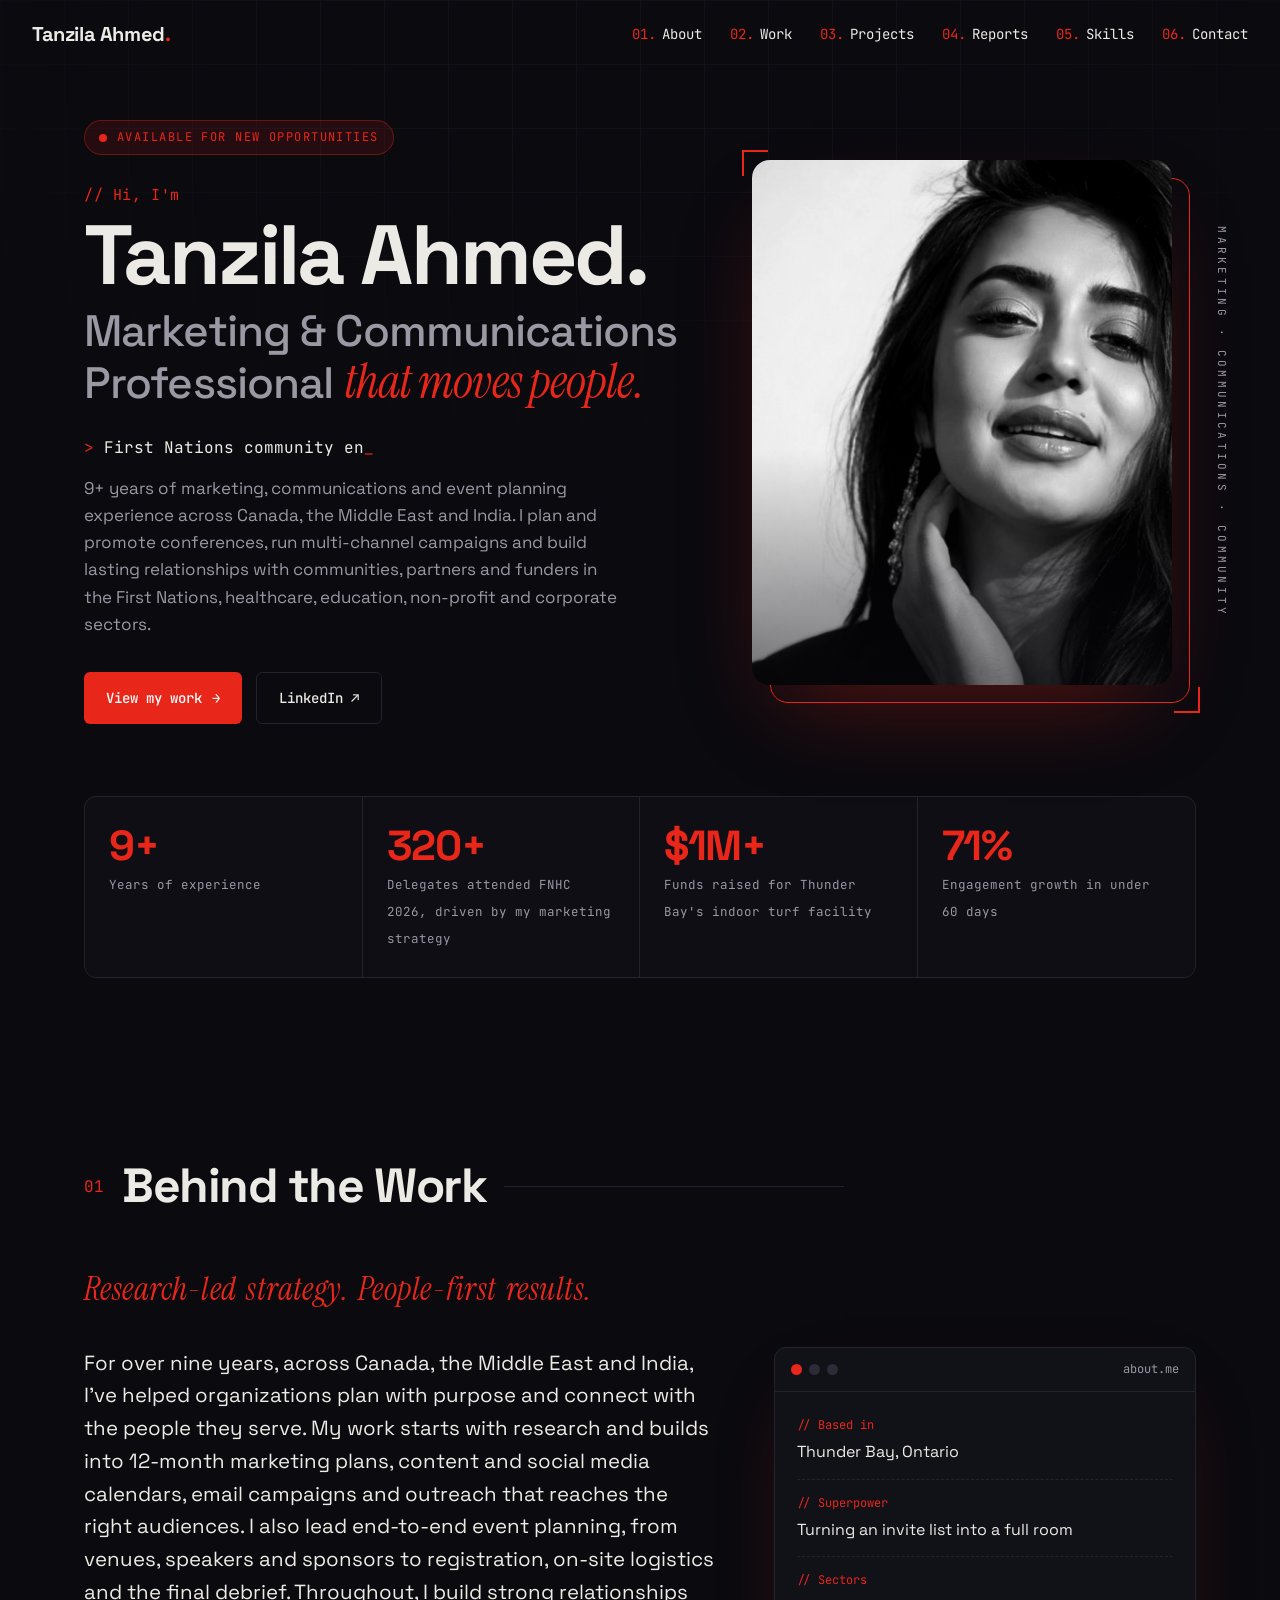
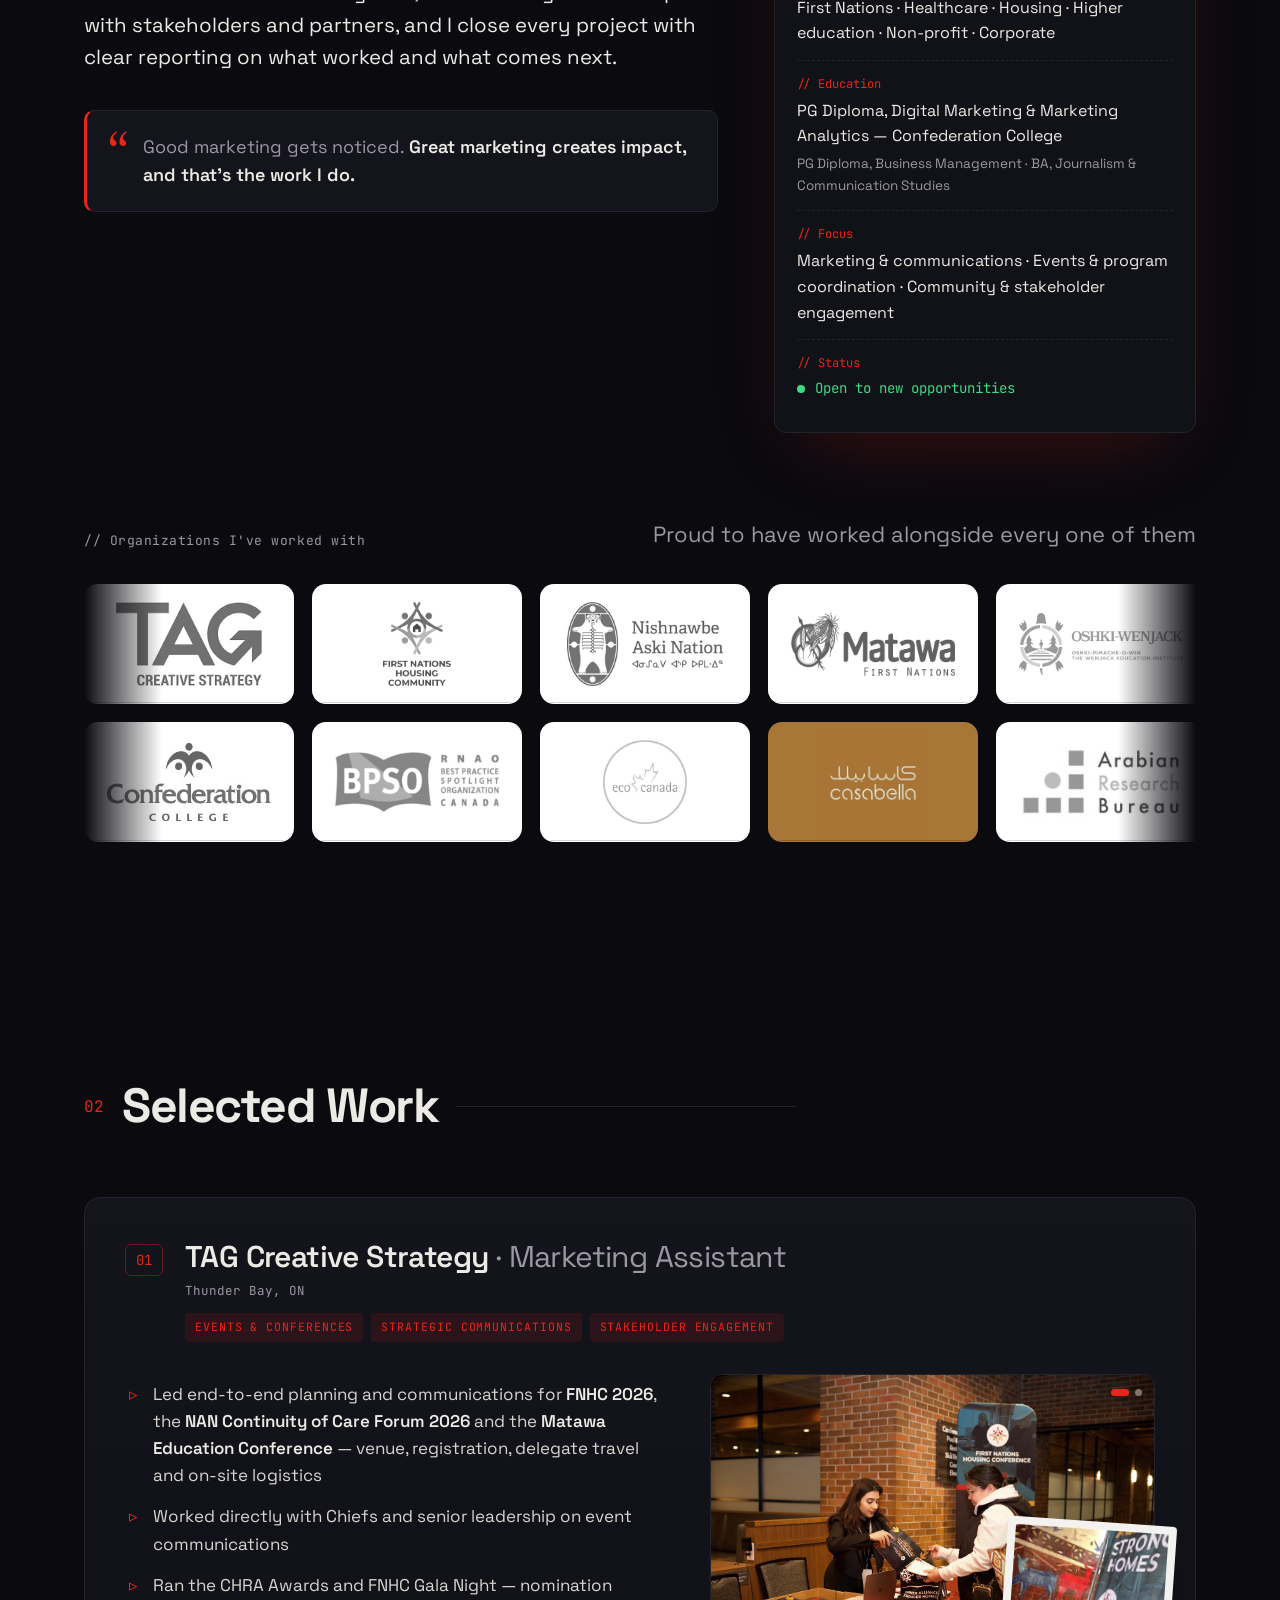
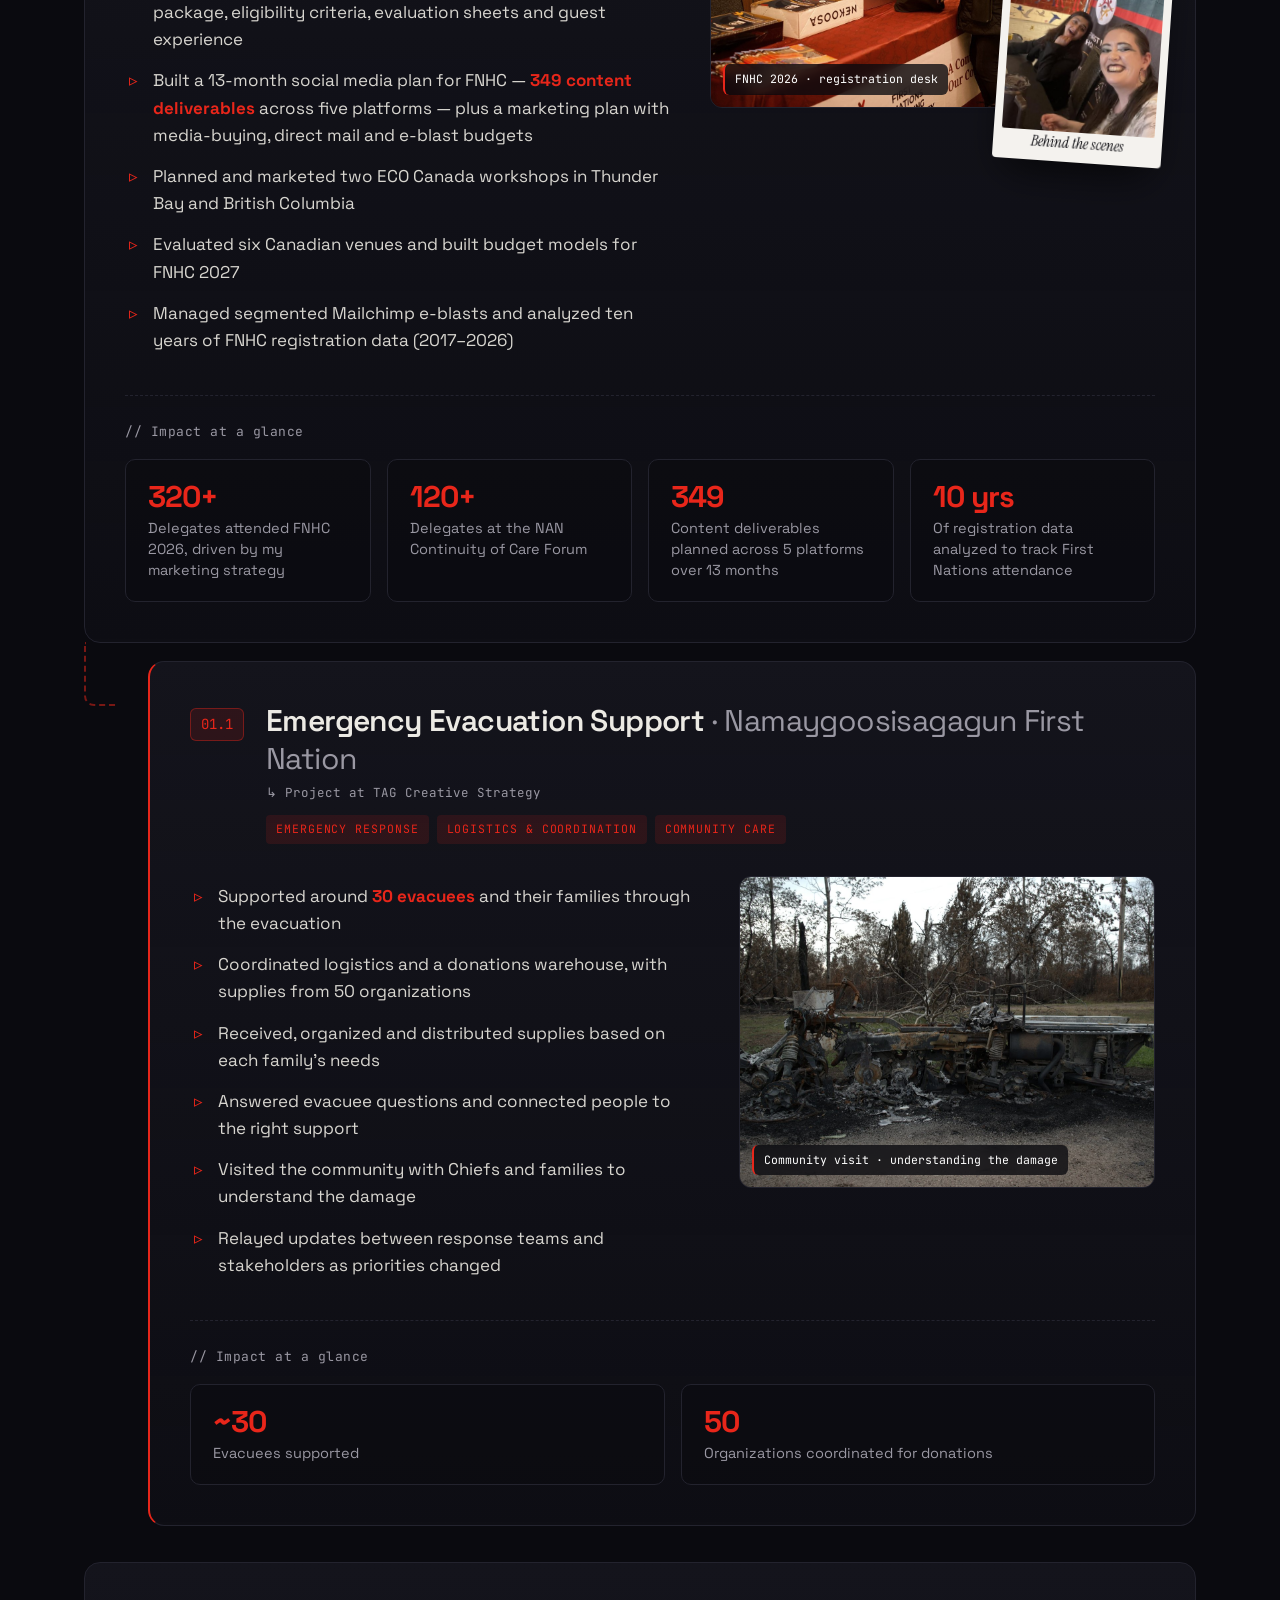
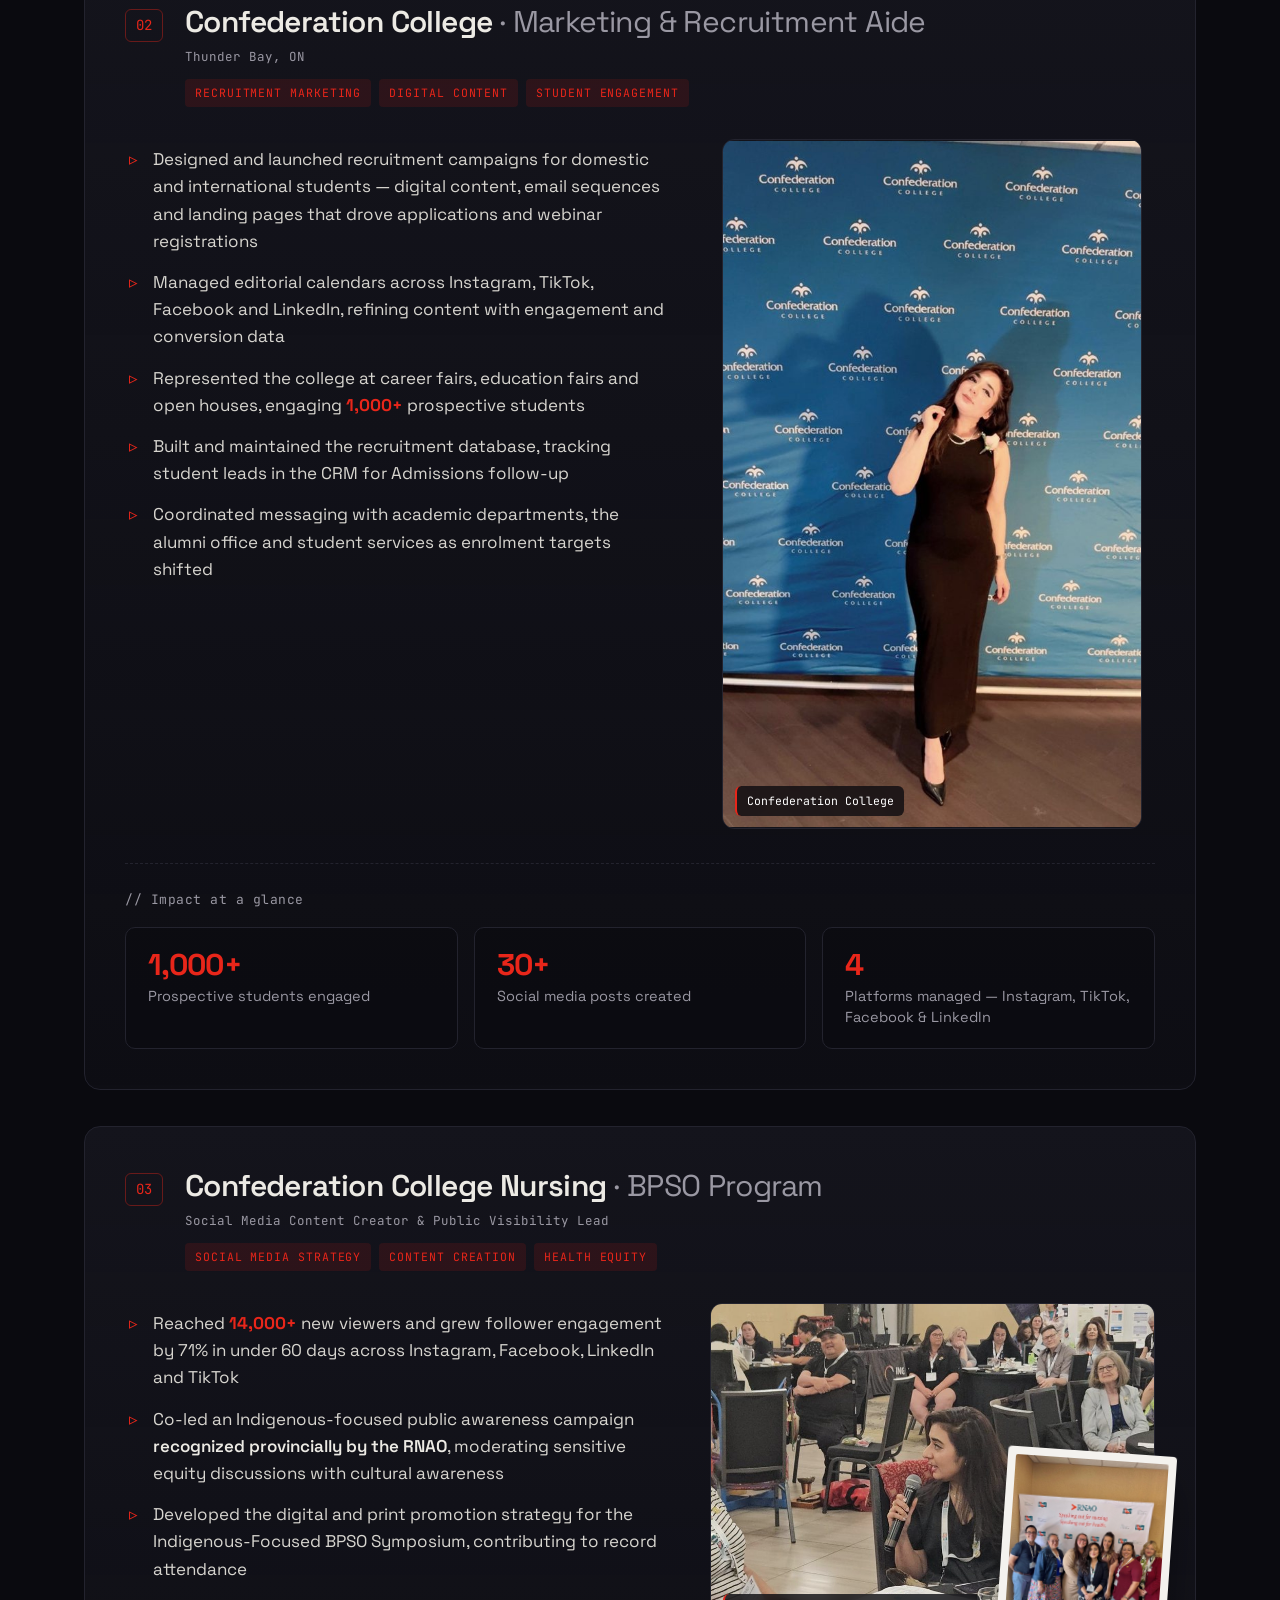
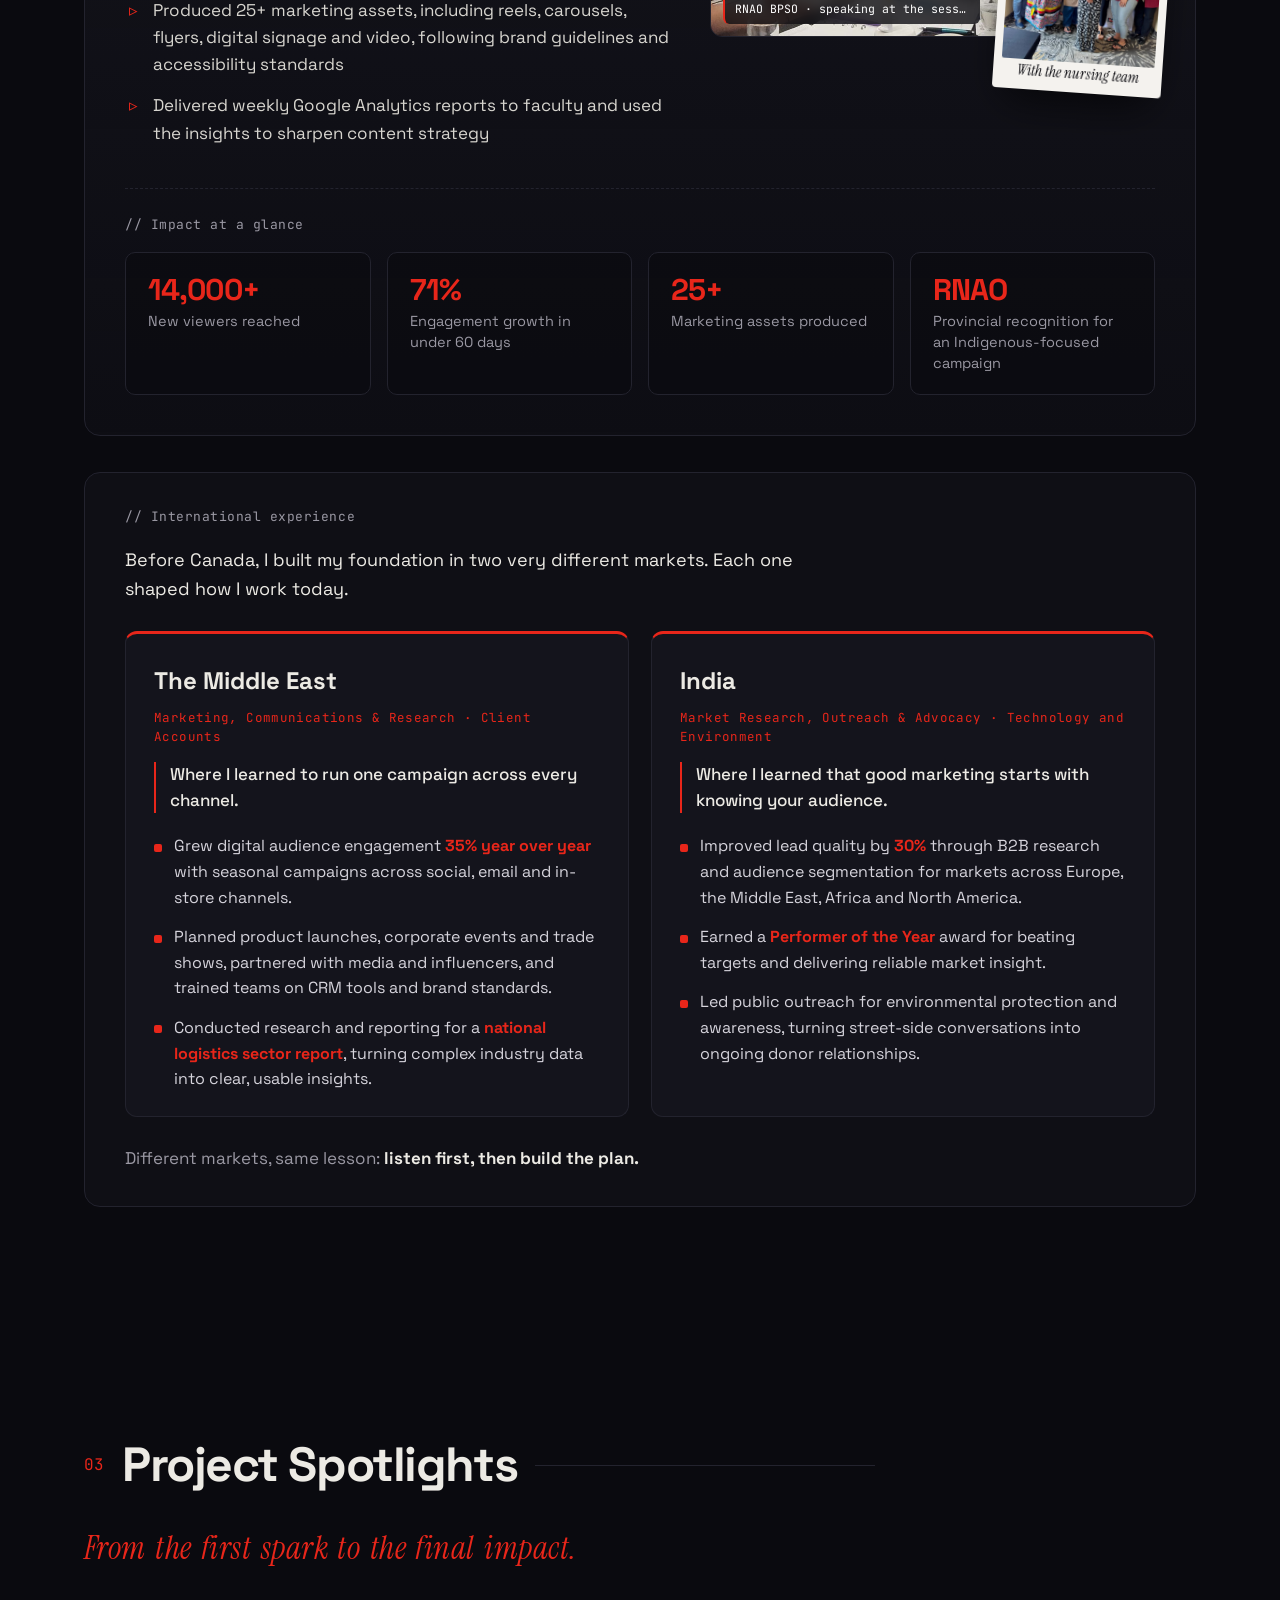
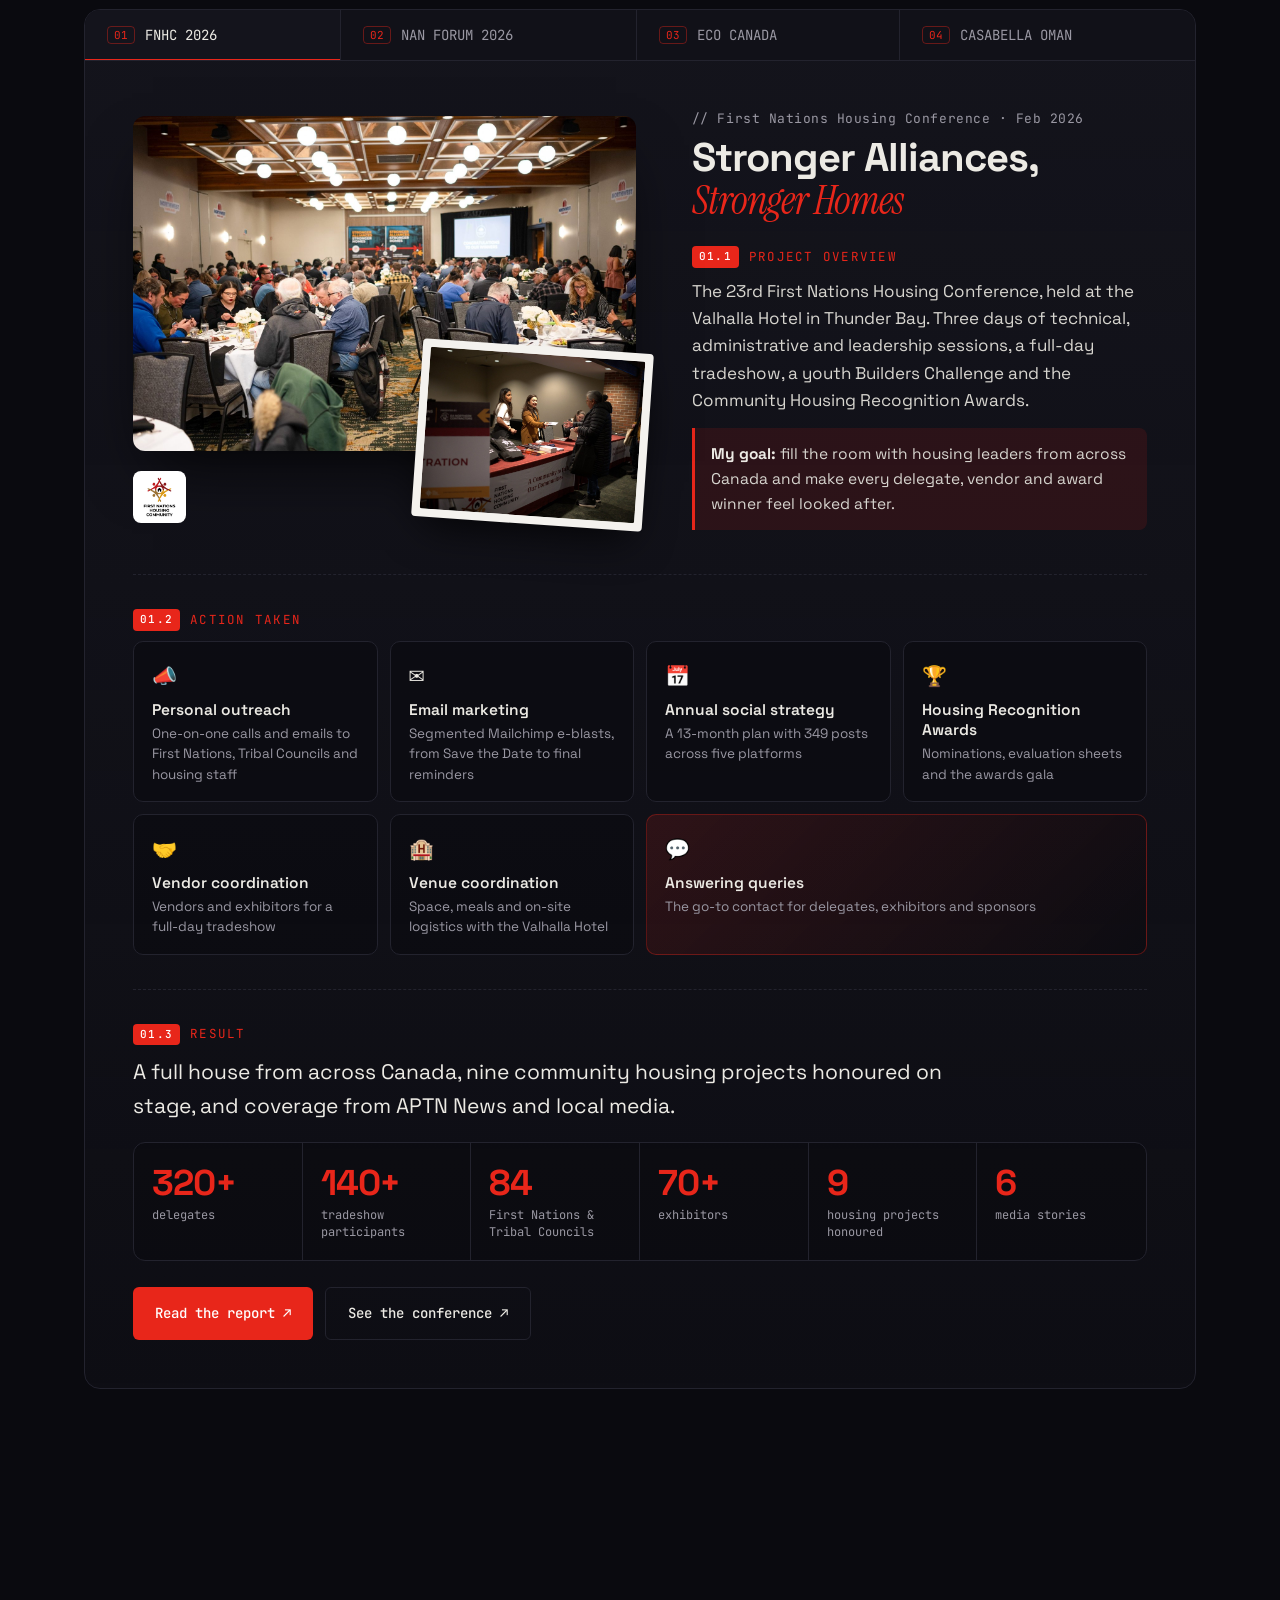
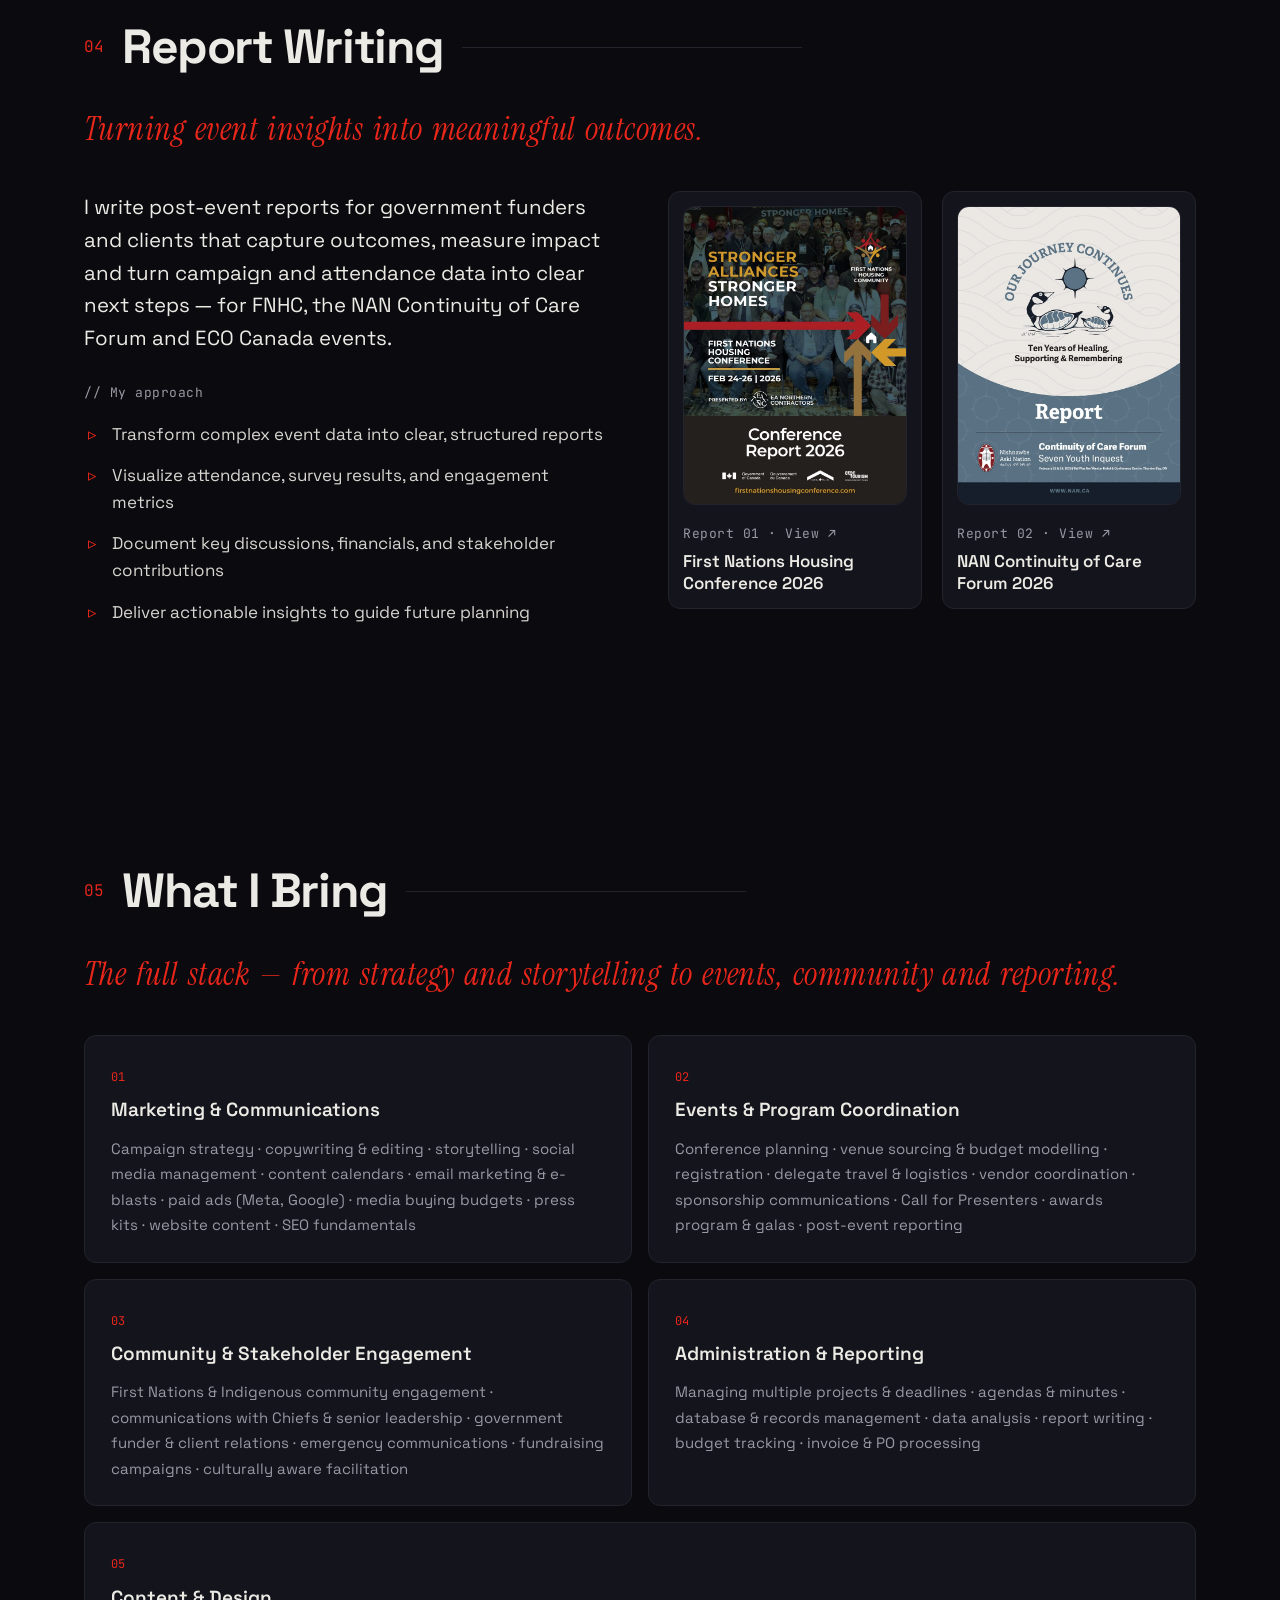
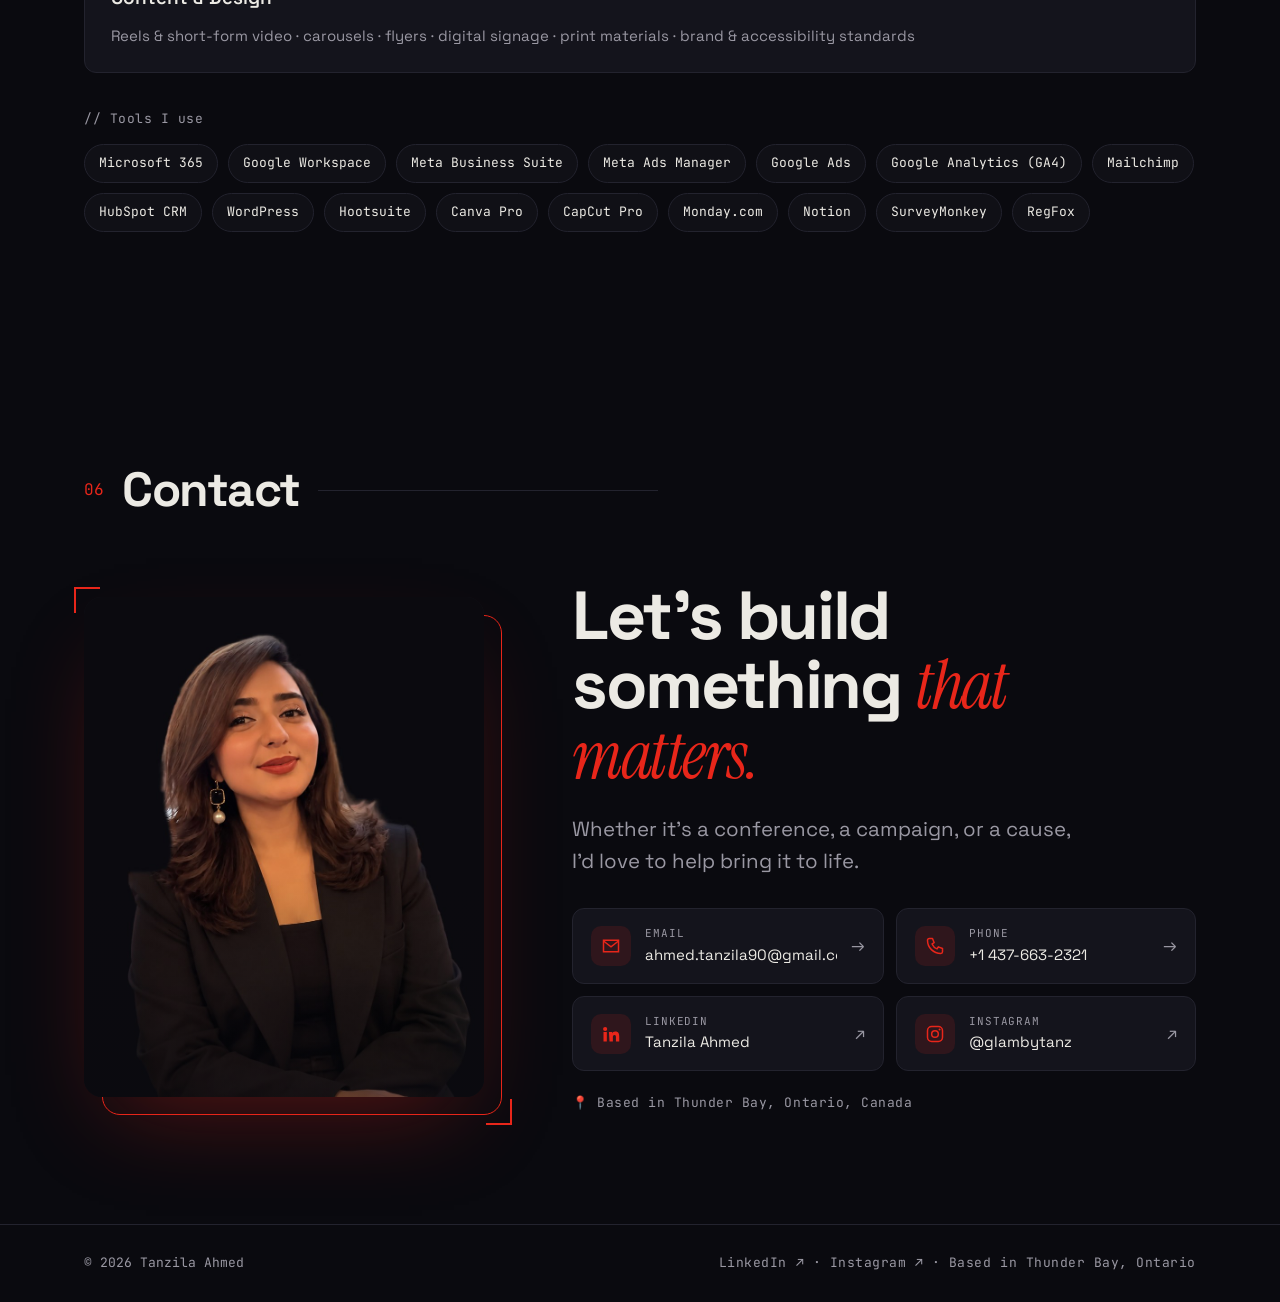
<file: index.html>
<!doctype html>
<html lang="en-CA">
<head>
<meta charset="utf-8">
<meta name="viewport" content="width=device-width,initial-scale=1">
<title>Tanzila Ahmed — Marketing &amp; Communications</title>
<meta name="description" content="Tanzila Ahmed — marketing, communications and events professional in Thunder Bay, Ontario. 9+ years leading conferences, campaigns and community engagement for First Nations, healthcare, higher education and non-profit organizations.">
<meta property="og:title" content="Tanzila Ahmed — Marketing &amp; Communications">
<meta property="og:description" content="Marketing &amp; communications that move people. First Nations conferences, healthcare and education campaigns, stakeholder engagement and impact reporting.">
<meta property="og:type" content="website">
<meta property="og:url" content="https://tanzila597.github.io/">
<meta name="theme-color" content="#0A0A0F">
<link rel="icon" href="data:image/svg+xml,%3Csvg xmlns='http://www.w3.org/2000/svg' viewBox='0 0 100 100'%3E%3Crect width='100' height='100' rx='22' fill='%230A0A0F'/%3E%3Ctext x='50' y='67' font-size='52' font-family='monospace' font-weight='700' fill='%23E8261A' text-anchor='middle'%3ETA%3C/text%3E%3C/svg%3E">
<link rel="preconnect" href="https://fonts.googleapis.com">
<link rel="preconnect" href="https://fonts.gstatic.com" crossorigin>
<link rel="stylesheet" href="https://fonts.googleapis.com/css2?family=Instrument+Serif:ital@0;1&family=Space+Grotesk:wght@400;500;600;700&family=JetBrains+Mono:wght@400;500;600&display=swap">
<link rel="stylesheet" href="assets/style.css?v=20261113">
</head>
<body>

<div class="grid-bg" aria-hidden="true"></div>

<header class="nav" id="nav">
  <a class="logo" href="#top">Tanzila Ahmed<span class="logo-dot">.</span></a>
  <nav>
    <ul class="nav-links" id="navLinks">
      <li><a href="#about"><span>01.</span>About</a></li>
      <li><a href="#work"><span>02.</span>Work</a></li>
      <li><a href="#projects"><span>03.</span>Projects</a></li>
      <li><a href="#reports"><span>04.</span>Reports</a></li>
      <li><a href="#skills"><span>05.</span>Skills</a></li>
      <li><a href="#contact"><span>06.</span>Contact</a></li>
    </ul>
  </nav>
  <button class="menu-btn" id="menuBtn" aria-label="Open menu" aria-expanded="false"><span></span><span></span></button>
</header>

<main id="top">

  <!-- HERO -->
  <section class="hero">
    <div class="container hero-inner">
      <div class="hero-copy">
        <p class="status reveal"><span class="pulse"></span>Available for new opportunities</p>
        <p class="mono-label reveal">// Hi, I'm</p>
        <h1 class="hero-name reveal">Tanzila Ahmed.</h1>
        <h2 class="hero-title reveal">Marketing &amp; Communications Professional <em>that moves people.</em></h2>
        <p class="hero-sub reveal">
          <span class="typed" id="typed" aria-live="polite">Conference &amp; event planning</span><span class="caret" aria-hidden="true">_</span>
        </p>
        <p class="hero-lede reveal">9+ years of marketing, communications and event planning experience across Canada, the Middle East and India. I plan and promote conferences, run multi-channel campaigns and build lasting relationships with communities, partners and funders in the First Nations, healthcare, education, non-profit and corporate sectors.</p>
        <div class="cta-row reveal">
          <a class="btn btn-primary" href="#work">View my work <span aria-hidden="true">→</span></a>
          <a class="btn btn-ghost" href="https://www.linkedin.com/in/tanzila-ahmed-31584450/" target="_blank" rel="noopener">LinkedIn ↗</a>
        </div>
      </div>
      <div class="hero-visual reveal">
        <div class="portrait">
          <span class="portrait-frame" aria-hidden="true"></span>
          <figure class="portrait-img">
            <img src="assets/img/portrait.jpg" alt="Portrait of Tanzila Ahmed" width="800" height="1000">
          </figure>
          <span class="corner tl" aria-hidden="true"></span><span class="corner br" aria-hidden="true"></span>
          <span class="vert-label" aria-hidden="true">MARKETING · COMMUNICATIONS · COMMUNITY</span>
        </div>
      </div>
    </div>

    <div class="container">
      <ul class="stat-strip reveal">
        <li><strong data-count="9" data-suffix="+">9+</strong><span>Years of experience</span></li>
        <li><strong data-count="320" data-suffix="+">320+</strong><span>Delegates attended FNHC 2026, driven by my marketing strategy</span></li>
        <li><strong data-count="1" data-prefix="$" data-suffix="M+">$1M+</strong><span>Funds raised for Thunder Bay's indoor turf facility</span></li>
        <li><strong data-count="71" data-suffix="%">71%</strong><span>Engagement growth in under 60 days</span></li>
      </ul>
    </div>
  </section>

  <!-- ABOUT -->
  <section class="section" id="about">
    <div class="container">
      <div class="section-head reveal">
        <span class="sec-num">01</span>
        <h2>Behind the Work</h2>
        <span class="sec-line"></span>
      </div>
      <p class="tagline reveal">Research-led strategy. People-first results.</p>
      <div class="about-grid">
        <div class="about-text reveal">
          <p class="lead">For over nine years, across Canada, the Middle East and India, I've helped organizations plan with purpose and connect with the people they serve. My work starts with research and builds into 12-month marketing plans, content and social media calendars, email campaigns and outreach that reaches the right audiences. I also lead end-to-end event planning, from venues, speakers and sponsors to registration, on-site logistics and the final debrief. Throughout, I build strong relationships with stakeholders and partners, and I close every project with clear reporting on what worked and what comes next.</p>
          <div class="callout">
            <span class="callout-num">“</span>
            <p>Good marketing gets noticed. <strong>Great marketing creates impact, and that's the work I do.</strong></p>
          </div>
        </div>
        <div class="terminal facts reveal">
          <div class="terminal-bar"><i></i><i></i><i></i><span>about.me</span></div>
          <dl class="facts-list">
            <div><dt>// Based in</dt><dd>Thunder Bay, Ontario</dd></div>
            <div><dt>// Superpower</dt><dd>Turning an invite list into a full room</dd></div>
            <div><dt>// Sectors</dt><dd>First Nations · Healthcare · Housing · Higher education · Non-profit · Corporate</dd></div>
            <div><dt>// Education</dt><dd>PG Diploma, Digital Marketing &amp; Marketing Analytics — Confederation College<br><span class="dd-sub">PG Diploma, Business Management · BA, Journalism &amp; Communication Studies</span></dd></div>
            <div><dt>// Focus</dt><dd>Marketing &amp; communications · Events &amp; program coordination · Community &amp; stakeholder engagement</dd></div>
            <div><dt>// Status</dt><dd class="ok"><span class="pulse"></span>Open to new opportunities</dd></div>
          </dl>
        </div>
      </div>

      <div class="orgs">
        <div class="orgs-head reveal">
          <p class="mono-label">// Organizations I've worked with</p>
          <p class="orgs-count">Proud to have worked alongside every one of them</p>
        </div>
        <div class="logo-wall reveal">
          <div class="logo-row"><ul class="logo-track"><li class="logo-tile" title="TAG Creative Strategy"><img src="assets/img/logos/tag.png" alt="TAG Creative Strategy" loading="lazy"></li><li class="logo-tile" title="First Nations Housing Community"><img src="assets/img/logos/fnhc.png" alt="First Nations Housing Community" loading="lazy"></li><li class="logo-tile" title="Nishnawbe Aski Nation"><img src="assets/img/logos/nan.png" alt="Nishnawbe Aski Nation" loading="lazy"></li><li class="logo-tile" title="Matawa First Nations"><img src="assets/img/logos/matawa.png" alt="Matawa First Nations" loading="lazy"></li><li class="logo-tile" title="Oshki-Wenjack Education Institute"><img src="assets/img/logos/oshki-wenjack.png" alt="Oshki-Wenjack Education Institute" loading="lazy"></li><li class="logo-tile" title="Namaygoosisagagun First Nation"><img src="assets/img/logos/namaygoosisagagun.png" alt="Namaygoosisagagun First Nation" loading="lazy"></li><li class="logo-tile" title="Let's All Play"><img src="assets/img/logos/lets-all-play.png" alt="Let's All Play" loading="lazy"></li><li class="logo-tile" title="TAG Creative Strategy" aria-hidden="true"><img src="assets/img/logos/tag.png" alt="" loading="lazy"></li><li class="logo-tile" title="First Nations Housing Community" aria-hidden="true"><img src="assets/img/logos/fnhc.png" alt="" loading="lazy"></li><li class="logo-tile" title="Nishnawbe Aski Nation" aria-hidden="true"><img src="assets/img/logos/nan.png" alt="" loading="lazy"></li><li class="logo-tile" title="Matawa First Nations" aria-hidden="true"><img src="assets/img/logos/matawa.png" alt="" loading="lazy"></li><li class="logo-tile" title="Oshki-Wenjack Education Institute" aria-hidden="true"><img src="assets/img/logos/oshki-wenjack.png" alt="" loading="lazy"></li><li class="logo-tile" title="Namaygoosisagagun First Nation" aria-hidden="true"><img src="assets/img/logos/namaygoosisagagun.png" alt="" loading="lazy"></li><li class="logo-tile" title="Let's All Play" aria-hidden="true"><img src="assets/img/logos/lets-all-play.png" alt="" loading="lazy"></li></ul></div>
          <div class="logo-row reverse"><ul class="logo-track"><li class="logo-tile" title="Confederation College"><img src="assets/img/logos/confederation.png" alt="Confederation College" loading="lazy"></li><li class="logo-tile" title="RNAO Best Practice Spotlight Organization"><img src="assets/img/logos/bpso.png" alt="RNAO Best Practice Spotlight Organization" loading="lazy"></li><li class="logo-tile" title="ECO Canada"><img src="assets/img/logos/eco-canada.png" alt="ECO Canada" loading="lazy"></li><li class="logo-tile full" style="background:#a87637" title="Casabella Oman"><img src="assets/img/logos/casabella.png" alt="Casabella Oman" loading="lazy"></li><li class="logo-tile" title="Arabian Research Bureau"><img src="assets/img/logos/arabian-research-bureau.png" alt="Arabian Research Bureau" loading="lazy"></li><li class="logo-tile" title="Salesify"><img src="assets/img/logos/salesify.png" alt="Salesify" loading="lazy"></li><li class="logo-tile full" style="background:#7dbe00" title="Greenpeace India"><img src="assets/img/logos/greenpeace.png" alt="Greenpeace India" loading="lazy"></li><li class="logo-tile" title="Confederation College" aria-hidden="true"><img src="assets/img/logos/confederation.png" alt="" loading="lazy"></li><li class="logo-tile" title="RNAO Best Practice Spotlight Organization" aria-hidden="true"><img src="assets/img/logos/bpso.png" alt="" loading="lazy"></li><li class="logo-tile" title="ECO Canada" aria-hidden="true"><img src="assets/img/logos/eco-canada.png" alt="" loading="lazy"></li><li class="logo-tile full" style="background:#a87637" title="Casabella Oman" aria-hidden="true"><img src="assets/img/logos/casabella.png" alt="" loading="lazy"></li><li class="logo-tile" title="Arabian Research Bureau" aria-hidden="true"><img src="assets/img/logos/arabian-research-bureau.png" alt="" loading="lazy"></li><li class="logo-tile" title="Salesify" aria-hidden="true"><img src="assets/img/logos/salesify.png" alt="" loading="lazy"></li><li class="logo-tile full" style="background:#7dbe00" title="Greenpeace India" aria-hidden="true"><img src="assets/img/logos/greenpeace.png" alt="" loading="lazy"></li></ul></div>
        </div>
      </div>
    </div>
  </section>

  <!-- WORK -->
  <section class="section" id="work">
    <div class="container">
      <div class="section-head reveal">
        <span class="sec-num">02</span>
        <h2>Selected Work</h2>
        <span class="sec-line"></span>
      </div>

      <!-- 01 TAG -->
      <article class="case reveal">
        <header class="case-head">
          <span class="case-index">01</span>
          <div>
            <h3>TAG Creative Strategy <span class="muted">· Marketing Assistant</span></h3>
            <p class="case-meta">Thunder Bay, ON</p>
            <p class="tags"><span>Events &amp; Conferences</span><span>Strategic Communications</span><span>Stakeholder Engagement</span></p>
          </div>
        </header>
        <div class="case-body">
          <ul class="checks">
            <li>Led end-to-end planning and communications for <strong>FNHC 2026</strong>, the <strong>NAN Continuity of Care Forum 2026</strong> and the <strong>Matawa Education Conference</strong> — venue, registration, delegate travel and on-site logistics</li>
            <li>Worked directly with Chiefs and senior leadership on event communications</li>
            <li>Ran the CHRA Awards and FNHC Gala Night — nomination package, eligibility criteria, evaluation sheets and guest experience</li>
            <li>Built a 13-month social media plan for FNHC — <mark>349 content deliverables</mark> across five platforms — plus a marketing plan with media-buying, direct mail and e-blast budgets</li>
            <li>Planned and marketed two ECO Canada workshops in Thunder Bay and British Columbia</li>
            <li>Evaluated six Canadian venues and built budget models for FNHC 2027</li>
            <li>Managed segmented Mailchimp e-blasts and analyzed ten years of FNHC registration data (2017–2026)</li>
          </ul>
          <div class="photo-stack">
            <figure class="photo slides" data-label="tag-event.jpg">
              <div class="slide is-active"><img src="assets/img/tag-event.jpg" alt="Tanzila at the First Nations Housing Conference registration desk" loading="lazy"><figcaption>FNHC 2026 · registration desk</figcaption></div>
              <div class="slide"><img src="assets/img/nan-desk.jpg" alt="Tanzila at the NAN Continuity of Care Forum registration desk" loading="lazy"><figcaption>NAN Forum 2026 · registration</figcaption></div>
              <div class="slide-dots" aria-hidden="true"></div>
            </figure>
            <figure class="polaroid">
              <img src="assets/img/tag-selfie.jpg" alt="Tanzila with a colleague behind the scenes at FNHC" loading="lazy">
              <figcaption>Behind the scenes</figcaption>
            </figure>
          </div>
        </div>
        <div class="impact">
          <p class="mono-label">// Impact at a glance</p>
          <ul class="impact-grid">
            <li><strong>320+</strong><span>Delegates attended FNHC 2026, driven by my marketing strategy</span></li>
            <li><strong>120+</strong><span>Delegates at the NAN Continuity of Care Forum</span></li>
            <li><strong>349</strong><span>Content deliverables planned across 5 platforms over 13 months</span></li>
            <li><strong>10 yrs</strong><span>Of registration data analyzed to track First Nations attendance</span></li>
          </ul>
        </div>
      </article>

      <!-- 01.1 Evacuation (under TAG) -->
      <article class="case case-sub reveal">
        <header class="case-head">
          <span class="case-index">01.1</span>
          <div>
            <h3>Emergency Evacuation Support <span class="muted">· Namaygoosisagagun First Nation</span></h3>
            <p class="case-meta">↳ Project at TAG Creative Strategy</p>
            <p class="tags"><span>Emergency Response</span><span>Logistics &amp; Coordination</span><span>Community Care</span></p>
          </div>
        </header>
        <div class="case-body">
          <ul class="checks">
            <li>Supported around <mark>30 evacuees</mark> and their families through the evacuation</li>
            <li>Coordinated logistics and a donations warehouse, with supplies from 50 organizations</li>
            <li>Received, organized and distributed supplies based on each family's needs</li>
            <li>Answered evacuee questions and connected people to the right support</li>
            <li>Visited the community with Chiefs and families to understand the damage</li>
            <li>Relayed updates between response teams and stakeholders as priorities changed</li>
          </ul>
          <figure class="photo" data-label="evacuation.jpg">
            <img src="assets/img/evacuation.jpg" alt="Fire damage seen during the community visit to Namaygoosisagagun First Nation" loading="lazy" onerror="this.remove()">
            <figcaption>Community visit · understanding the damage</figcaption>
          </figure>
        </div>
        <div class="impact">
          <p class="mono-label">// Impact at a glance</p>
          <ul class="impact-grid">
            <li><strong>~30</strong><span>Evacuees supported</span></li>
            <li><strong>50</strong><span>Organizations coordinated for donations</span></li>
          </ul>
        </div>
      </article>

      <!-- 02 Confederation College -->
      <article class="case reveal">
        <header class="case-head">
          <span class="case-index">02</span>
          <div>
            <h3>Confederation College <span class="muted">· Marketing &amp; Recruitment Aide</span></h3>
            <p class="case-meta">Thunder Bay, ON</p>
            <p class="tags"><span>Recruitment Marketing</span><span>Digital Content</span><span>Student Engagement</span></p>
          </div>
        </header>
        <div class="case-body">
          <ul class="checks">
            <li>Designed and launched recruitment campaigns for domestic and international students — digital content, email sequences and landing pages that drove applications and webinar registrations</li>
            <li>Managed editorial calendars across Instagram, TikTok, Facebook and LinkedIn, refining content with engagement and conversion data</li>
            <li>Represented the college at career fairs, education fairs and open houses, engaging <mark>1,000+</mark> prospective students</li>
            <li>Built and maintained the recruitment database, tracking student leads in the CRM for Admissions follow-up</li>
            <li>Coordinated messaging with academic departments, the alumni office and student services as enrolment targets shifted</li>
          </ul>
          <figure class="photo tall" data-label="confederation.jpg">
            <img src="assets/img/confederation.jpg" alt="Tanzila at a Confederation College event" loading="lazy" onerror="this.remove()">
            <figcaption>Confederation College</figcaption>
          </figure>
        </div>
        <div class="impact">
          <p class="mono-label">// Impact at a glance</p>
          <ul class="impact-grid">
            <li><strong>1,000+</strong><span>Prospective students engaged</span></li>
            <li><strong>30+</strong><span>Social media posts created</span></li>
            <li><strong>4</strong><span>Platforms managed — Instagram, TikTok, Facebook &amp; LinkedIn</span></li>
          </ul>
        </div>
      </article>

      <!-- 03 BPSO -->
      <article class="case reveal">
        <header class="case-head">
          <span class="case-index">03</span>
          <div>
            <h3>Confederation College Nursing <span class="muted">· BPSO Program</span></h3>
            <p class="case-meta">Social Media Content Creator &amp; Public Visibility Lead</p>
            <p class="tags"><span>Social Media Strategy</span><span>Content Creation</span><span>Health Equity</span></p>
          </div>
        </header>
        <div class="case-body">
          <ul class="checks">
            <li>Reached <mark>14,000+</mark> new viewers and grew follower engagement by 71% in under 60 days across Instagram, Facebook, LinkedIn and TikTok</li>
            <li>Co-led an Indigenous-focused public awareness campaign <strong>recognized provincially by the RNAO</strong>, moderating sensitive equity discussions with cultural awareness</li>
            <li>Developed the digital and print promotion strategy for the Indigenous-Focused BPSO Symposium, contributing to record attendance</li>
            <li>Produced 25+ marketing assets, including reels, carousels, flyers, digital signage and video, following brand guidelines and accessibility standards</li>
            <li>Delivered weekly Google Analytics reports to faculty and used the insights to sharpen content strategy</li>
          </ul>
          <div class="photo-stack">
            <figure class="photo" data-label="bpso-speaking.jpg">
              <img src="assets/img/bpso-speaking.jpg" alt="Tanzila speaking at an RNAO BPSO session" loading="lazy" onerror="this.remove()">
              <figcaption>RNAO BPSO · speaking at the session</figcaption>
            </figure>
            <figure class="polaroid">
              <img src="assets/img/bpso.jpg" alt="Tanzila with the Confederation College Nursing BPSO team" loading="lazy">
              <figcaption>With the nursing team</figcaption>
            </figure>
          </div>
        </div>
        <div class="impact">
          <p class="mono-label">// Impact at a glance</p>
          <ul class="impact-grid">
            <li><strong>14,000+</strong><span>New viewers reached</span></li>
            <li><strong>71%</strong><span>Engagement growth in under 60 days</span></li>
            <li><strong>25+</strong><span>Marketing assets produced</span></li>
            <li><strong>RNAO</strong><span>Provincial recognition for an Indigenous-focused campaign</span></li>
          </ul>
        </div>
      </article>

      <div class="earlier reveal">
        <p class="mono-label">// International experience</p>
        <p class="roots-intro">Before Canada, I built my foundation in two very different markets. Each one shaped how I work today.</p>
        <div class="roots-grid">
          <article class="root-card">
            <h4>The Middle East</h4>
            <p class="root-tag">Marketing, Communications &amp; Research · Client Accounts</p>
            <p class="root-lesson">Where I learned to run one campaign across every channel.</p>
            <ul>
              <li>Grew digital audience engagement <mark>35% year over year</mark> with seasonal campaigns across social, email and in-store channels.</li>
              <li>Planned product launches, corporate events and trade shows, partnered with media and influencers, and trained teams on CRM tools and brand standards.</li>
              <li>Conducted research and reporting for a <mark>national logistics sector report</mark>, turning complex industry data into clear, usable insights.</li>
            </ul>
          </article>
          <article class="root-card">
            <h4>India</h4>
            <p class="root-tag">Market Research, Outreach &amp; Advocacy · Technology and Environment</p>
            <p class="root-lesson">Where I learned that good marketing starts with knowing your audience.</p>
            <ul>
              <li>Improved lead quality by <mark>30%</mark> through B2B research and audience segmentation for markets across Europe, the Middle East, Africa and North America.</li>
              <li>Earned a <mark>Performer of the Year</mark> award for beating targets and delivering reliable market insight.</li>
              <li>Led public outreach for environmental protection and awareness, turning street-side conversations into ongoing donor relationships.</li>
            </ul>
          </article>
        </div>
        <p class="roots-close">Different markets, same lesson: <strong>listen first, then build the plan.</strong></p>
      </div>
    </div>
  </section>

  <!-- PROJECTS -->
  <section class="section" id="projects">
    <div class="container">
      <div class="section-head reveal">
        <span class="sec-num">03</span>
        <h2>Project Spotlights</h2>
        <span class="sec-line"></span>
      </div>
      <p class="tagline reveal">From the first spark to the final impact.</p>

      <div class="pj reveal">
        <div class="pj-tabs" role="tablist" aria-label="Projects">
          <button class="pj-tab is-on" role="tab" id="pj-t1" aria-controls="pj-p1" aria-selected="true"><i>01</i>FNHC 2026</button>
          <button class="pj-tab" role="tab" id="pj-t2" aria-controls="pj-p2" aria-selected="false" tabindex="-1"><i>02</i>NAN FORUM 2026</button>
          <button class="pj-tab" role="tab" id="pj-t3" aria-controls="pj-p3" aria-selected="false" tabindex="-1"><i>03</i>ECO CANADA</button>
          <button class="pj-tab" role="tab" id="pj-t4" aria-controls="pj-p4" aria-selected="false" tabindex="-1"><i>04</i>CASABELLA OMAN</button>
        </div>

        <!-- FNHC -->
        <article class="pj-panel pj-feature is-on" role="tabpanel" id="pj-p1" aria-labelledby="pj-t1">
          <div class="pjf-top">
            <div class="pjf-visual">
              <figure class="pjf-main">
                <img src="assets/img/fnhc-gala.jpg" alt="A full banquet hall at the Community Housing Recognition Awards gala, FNHC 2026" loading="lazy">
              </figure>
              <figure class="pjf-polaroid">
                <img src="assets/img/fnhc-registration.jpg" alt="Tanzila welcoming a delegate at the FNHC 2026 registration desk" loading="lazy">
              </figure>
              <span class="pjf-brand"><img src="assets/img/logos/fnhc-official.png" alt="First Nations Housing Community logo" loading="lazy"></span>
            </div>
            <div class="pjf-intro">
              <p class="mono-label">// First Nations Housing Conference · Feb 2026</p>
              <h3>Stronger Alliances, <em>Stronger Homes</em></h3>
              <div class="pjf-step"><span class="pjf-k"><b>01.1</b>Project overview</span>
                <p>The 23rd First Nations Housing Conference, held at the Valhalla Hotel in Thunder Bay. Three days of technical, administrative and leadership sessions, a full-day tradeshow, a youth Builders Challenge and the Community Housing Recognition Awards.</p>
                <p class="pjf-goal"><strong>My goal:</strong> fill the room with housing leaders from across Canada and make every delegate, vendor and award winner feel looked after.</p>
              </div>
            </div>
          </div>

          <div class="pjf-step pjf-block"><span class="pjf-k"><b>01.2</b>Action taken</span>
            <ul class="pjf-actions">
              <li><i>📣</i><h4>Personal outreach</h4><p>One-on-one calls and emails to First Nations, Tribal Councils and housing staff</p></li>
              <li><i>✉️</i><h4>Email marketing</h4><p>Segmented Mailchimp e-blasts, from Save the Date to final reminders</p></li>
              <li><i>📅</i><h4>Annual social strategy</h4><p>A 13-month plan with 349 posts across five platforms</p></li>
              <li><i>🏆</i><h4>Housing Recognition Awards</h4><p>Nominations, evaluation sheets and the awards gala</p></li>
              <li><i>🤝</i><h4>Vendor coordination</h4><p>Vendors and exhibitors for a full-day tradeshow</p></li>
              <li><i>🏨</i><h4>Venue coordination</h4><p>Space, meals and on-site logistics with the Valhalla Hotel</p></li>
              <li><i>💬</i><h4>Answering queries</h4><p>The go-to contact for delegates, exhibitors and sponsors</p></li>
            </ul>
          </div>

          <div class="pjf-step pjf-block"><span class="pjf-k"><b>01.3</b>Result</span>
            <p class="pjf-result">A full house from across Canada, nine community housing projects honoured on stage, and coverage from APTN News and local media.</p>
            <ul class="pjf-stats">
              <li><strong>320+</strong><span>delegates</span></li>
              <li><strong>140+</strong><span>tradeshow participants</span></li>
              <li><strong>84</strong><span>First Nations &amp; Tribal Councils</span></li>
              <li><strong>70+</strong><span>exhibitors</span></li>
              <li><strong>9</strong><span>housing projects honoured</span></li>
              <li><strong>6</strong><span>media stories</span></li>
            </ul>
            <div class="pjf-links">
              <a class="btn btn-primary" href="https://drive.google.com/file/d/1Dc-6IXgoYj1zIoGF7IyCCHj46VHF80J6/view?usp=sharing" target="_blank" rel="noopener">Read the report ↗</a>
              <a class="btn btn-ghost" href="https://firstnationshousingcommunity.com/past-conference-2026/" target="_blank" rel="noopener">See the conference ↗</a>
            </div>
          </div>
        </article>

        <!-- NAN -->
        <article class="pj-panel pj-feature" role="tabpanel" id="pj-p2" aria-labelledby="pj-t2" hidden>
          <div class="pjf-top">
            <div class="pjf-visual">
              <figure class="pjf-main">
                <img src="assets/img/nan-room.jpg" alt="Attendees at round tables listening to a speaker at the NAN Continuity of Care Forum 2026" loading="lazy">
              </figure>
              <figure class="pjf-polaroid">
                <img src="assets/img/nan-stage.jpg" alt="Two speakers at the Continuity of Care Forum 2026 podium" loading="lazy" style="object-position:50% 30%">
              </figure>
              <span class="pjf-brand"><img src="assets/img/logos/nan-official.png" alt="Nishnawbe Aski Nation logo" loading="lazy"></span>
            </div>
            <div class="pjf-intro">
              <p class="mono-label">// NAN Continuity of Care Forum · Feb 2026</p>
              <h3>Our Journey <em>Continues</em></h3>
              <div class="pjf-step"><span class="pjf-k"><b>02.1</b>Project overview</span>
                <p>Nishnawbe Aski Nation's fourth annual Continuity of Care Forum, held at the BW Plus Nor'Wester Hotel &amp; Conference Centre. Ten years after the Seven Youth Inquest, it brought Inquest families, students, Elders, educators and partners together for two days of healing, supporting and remembering, opening with a keynote by Tanya Talaga.</p>
                <p class="pjf-goal"><strong>My goal:</strong> make sure Inquest families felt personally invited and supported, and that every delegate knew exactly what to expect.</p>
              </div>
            </div>
          </div>

          <div class="pjf-step pjf-block"><span class="pjf-k"><b>02.2</b>Action taken</span>
            <ul class="pjf-actions n8">
              <li><i>💌</i><h4>Inquest family invitations</h4><p>Personally invited and coordinated with Inquest family members</p></li>
              <li><i>🧭</i><h4>Delegate coordination</h4><p>Registration, travel details and questions for every attendee</p></li>
              <li><i>🎨</i><h4>E-blast design</h4><p>Designed the Save the Date and invitation e-blasts</p></li>
              <li><i>✉️</i><h4>Email marketing</h4><p>Invitations, reminders and updates to delegates and partners</p></li>
              <li><i>📱</i><h4>Social media design</h4><p>Designed posts to promote the forum</p></li>
              <li><i>🤝</i><h4>Vendor coordination</h4><p>Exhibitors and local makers for the two-day tradeshow</p></li>
              <li><i>📝</i><h4>Post-forum survey</h4><p>Collected attendee feedback after the forum</p></li>
              <li><i>📊</i><h4>Post-event report</h4><p>A 40-page report for NAN, from sessions to survey results</p></li>
            </ul>
          </div>

          <div class="pjf-step pjf-block"><span class="pjf-k"><b>02.3</b>Result</span>
            <p class="pjf-result">A full, welcoming room, with Inquest families as the largest group present, and survey feedback that rated the organization highly, all captured in a report NAN can plan from.</p>
            <ul class="pjf-stats">
              <li><strong>120</strong><span>attendees</span></li>
              <li><strong>19%</strong><span>Inquest families, the largest group</span></li>
              <li><strong>9 in 10</strong><span>rated organization excellent or very good</span></li>
              <li><strong>#1</strong><span>channel: email outreach</span></li>
              <li><strong>8</strong><span>exhibitors &amp; local makers</span></li>
              <li><strong>40</strong><span>page post-event report</span></li>
            </ul>
            <div class="pjf-links">
              <a class="btn btn-primary" href="https://drive.google.com/file/d/1vYtby4NJm5RC0UE1GHfLJlrYlhwNnv3U/view?usp=sharing" target="_blank" rel="noopener">Read the report ↗</a>
              <a class="btn btn-ghost" href="https://www.nan.ca/event/continuity-of-care-forum-4/" target="_blank" rel="noopener">See the forum ↗</a>
            </div>
          </div>
        </article>

        <!-- ECO CANADA -->
        <article class="pj-panel pj-feature" role="tabpanel" id="pj-p3" aria-labelledby="pj-t3" hidden>
          <div class="pjf-top">
            <div class="pjf-visual">
              <figure class="pjf-main eco-main">
                <img src="assets/img/eco-thunderbay.jpg" alt="Tanzila beside an ECO Canada banner at the Thunder Bay workshop" loading="lazy">
              </figure>
              <figure class="pjf-polaroid eco-pol">
                <img src="assets/img/eco-iwise.jpg" alt="I-WISE webinar guest speakers slide" loading="lazy">
              </figure>
              <span class="pjf-brand"><img src="assets/img/logos/eco-canada.png" alt="ECO Canada logo" loading="lazy"></span>
            </div>
            <div class="pjf-intro">
              <p class="mono-label">// ECO Canada · Funded by the Government of Canada</p>
              <h3>In the room &amp; <em>on screen</em></h3>
              <div class="pjf-step"><span class="pjf-k"><b>03.1</b>Project overview</span>
                <p>Two free workshops for ECO Canada, both built around Indigenous communities. I ran each one end to end, from first post to final wrap-up.</p>
                <ul class="eco-events">
                  <li><span>In person · Thunder Bay</span><h4>Codes Acceleration Program within Indigenous Communities</h4><p>June 18, 2026 · Valhalla Hotel. Building and energy code basics, healthier homes and practical inspection tools for First Nations.</p></li>
                  <li><span>Webinar</span><h4>I-WISE: Indigenous Women in Sustainability &amp; Environment</h4><p>August 20, 2026. Leadership, mentorship and storytelling in the blue economy, with four guest speakers.</p></li>
                </ul>
                <p class="pjf-goal"><strong>My goal:</strong> fill a small number of seats with the right people, and make every invited delegate feel the session was made for them.</p>
              </div>
            </div>
          </div>

          <div class="pjf-step pjf-block"><span class="pjf-k"><b>03.2</b>Action taken</span>
            <ul class="pjf-actions n8">
              <li><i>🔎</i><h4>Lead generation</h4><p>Researched prospective delegates to invite for each workshop</p></li>
              <li><i>✉️</i><h4>Email marketing</h4><p>Invitation and reminder e-blasts to targeted lists</p></li>
              <li><i>📱</i><h4>Social media posts</h4><p>Designed and posted promotion for both events</p></li>
              <li><i>📣</i><h4>Event marketing</h4><p>Promotion plan for each event, from launch to the day</p></li>
              <li><i>💬</i><h4>Delegate inquiries</h4><p>Answered questions and coordinated registrations</p></li>
              <li><i>🏨</i><h4>Venue coordination</h4><p>Room and on-site set-up at the Valhalla Hotel, Thunder Bay</p></li>
              <li><i>💻</i><h4>Webinar delivery</h4><p>Planned and ran the I-WISE webinar</p></li>
              <li><i>🗓️</i><h4>Event planning</h4><p>Timelines, logistics and follow-up for both workshops</p></li>
            </ul>
          </div>

          <div class="pjf-step pjf-block"><span class="pjf-k"><b>03.3</b>Result</span>
            <p class="pjf-result">Two workshops delivered in two formats, connecting First Nations housing teams and Indigenous women leaders with practical tools, mentorship and new connections.</p>
            <ul class="pjf-stats">
              <li><strong>2</strong><span>workshops planned &amp; delivered</span></li>
              <li><strong>2</strong><span>formats: in person &amp; webinar</span></li>
              <li><strong>25</strong><span>in-person seats in Thunder Bay</span></li>
              <li><strong>~25</strong><span>I-WISE webinar participants</span></li>
              <li><strong>4</strong><span>I-WISE guest speakers</span></li>
              <li><strong>$0</strong><span>to attend, Government of Canada funded</span></li>
            </ul>
            <div class="pjf-links">
              <a class="btn btn-ghost" href="https://eco.ca/event/in-person-networking-with-tag-creative-strategy/" target="_blank" rel="noopener">Thunder Bay workshop ↗</a>
              <a class="btn btn-ghost" href="https://eco.ca/event/indigenous-women-in-sustainability-environment-i-wise/" target="_blank" rel="noopener">I-WISE workshop ↗</a>
            </div>
          </div>
        </article>
        <!-- CASABELLA -->
        <article class="pj-panel pj-feature" role="tabpanel" id="pj-p4" aria-labelledby="pj-t4" hidden>
          <div class="pjf-top">
            <div class="pjf-visual casa-visual">
              <figure class="pjf-main casa-main">
                <img src="assets/img/casabella-ramadan.jpg" alt="Casabella Ramadan 2023 offer post: 30% to 70% discount, March 16 to April 10" loading="lazy">
              </figure>
              <figure class="pjf-polaroid casa-pol">
                <img src="assets/img/casabella-pans.jpg" alt="Casabella social post: Best Looking, Best Cooking pans" loading="lazy">
              </figure>
              <span class="pjf-brand casa-brand"><img src="assets/img/logos/casabella.png" alt="Casabella Oman logo" loading="lazy"></span>
            </div>
            <div class="pjf-intro">
              <p class="mono-label">// Casabella Oman · Ramadan &amp; Eid 2023 · Muscat</p>
              <h3>Ramadan &amp; Eid <em>Campaigns</em></h3>
              <div class="pjf-step"><span class="pjf-k"><b>04.1</b>Project overview</span>
                <p>Casabella is an Omani retailer of home, kitchen, BBQ, camping and baby products, with a store in Oasis Mall, Al Khuwair and an online shop. For Ramadan and Eid 2023, I ran the seasonal campaigns: 30% to 70% off a wide range of products, from March 16 to April 10 for Ramadan and May 22 to July 15 for Eid.</p>
                <p class="pjf-goal"><strong>My goal:</strong> turn the busiest shopping season of the year into more visits to the store and the website.</p>
              </div>
            </div>
          </div>

          <div class="pjf-step pjf-block"><span class="pjf-k"><b>04.2</b>Action taken</span>
            <ul class="pjf-actions">
              <li><i>🤳</i><h4>Influencer marketing</h4><p>Partnered with a local Omani creator on a collab reel</p></li>
              <li><i>📱</i><h4>Social media posts</h4><p>Bilingual Arabic and English offer posts and reels</p></li>
              <li><i>✉️</i><h4>Email marketing</h4><p>Offer announcements to the customer list</p></li>
              <li><i>🖥️</i><h4>Website design</h4><p>Designed and maintained the WordPress online store</p></li>
              <li><i>🛒</i><h4>Online store updates</h4><p>Loaded sale prices and product updates for each campaign</p></li>
              <li><i>📊</i><h4>Social media management</h4><p>Ran Casabella's Instagram day to day</p></li>
              <li><i>💬</i><h4>Customer enquiries</h4><p>Answered customer questions and resolved issues quickly</p></li>
            </ul>
          </div>

          <div class="pjf-step pjf-block"><span class="pjf-k"><b>04.3</b>Result</span>
            <p class="pjf-result">Monthly sales rose 80% during the Ramadan month, and the influencer reel became the standout post of the season, far ahead of regular posts.</p>
            <ul class="pjf-stats">
              <li><strong>80%</strong><span>increase in monthly sales during Ramadan</span></li>
              <li><strong>1,474</strong><span>likes on the influencer reel</span></li>
              <li><strong>70%</strong><span>top discount, from 30% off</span></li>
              <li><strong>2</strong><span>seasonal campaigns: Ramadan &amp; Eid</span></li>
              <li><strong>6</strong><span>product categories online</span></li>
              <li><strong>2</strong><span>languages: Arabic &amp; English</span></li>
            </ul>
            <div class="pjf-links">
              <a class="btn btn-ghost" href="https://www.instagram.com/p/Cp2b8M3NWqf/" target="_blank" rel="noopener">Ramadan post ↗</a>
              <a class="btn btn-ghost" href="https://www.instagram.com/reel/Cp0L8-XKHUR/" target="_blank" rel="noopener">Influencer reel ↗</a>
              <a class="btn btn-ghost" href="https://www.instagram.com/reel/CsoI8ckMVBS/" target="_blank" rel="noopener">Eid reel ↗</a>
            </div>
          </div>
        </article>
      </div>
    </div>
  </section>

  <!-- REPORTS -->
  <section class="section" id="reports">
    <div class="container">
      <div class="section-head reveal">
        <span class="sec-num">04</span>
        <h2>Report Writing</h2>
        <span class="sec-line"></span>
      </div>
      <p class="tagline reveal">Turning event insights into meaningful outcomes.</p>
      <div class="reports-grid">
        <div class="reveal">
          <p class="lead">I write post-event reports for government funders and clients that capture outcomes, measure impact and turn campaign and attendance data into clear next steps — for FNHC, the NAN Continuity of Care Forum and ECO Canada events.</p>
          <p class="mono-label">// My approach</p>
          <ul class="checks">
            <li>Transform complex event data into clear, structured reports</li>
            <li>Visualize attendance, survey results, and engagement metrics</li>
            <li>Document key discussions, financials, and stakeholder contributions</li>
            <li>Deliver actionable insights to guide future planning</li>
          </ul>
        </div>
        <div class="report-cards">
          <a class="report-card reveal" href="https://drive.google.com/file/d/1Dc-6IXgoYj1zIoGF7IyCCHj46VHF80J6/view?usp=sharing" target="_blank" rel="noopener" data-report="fnhc">
            <figure class="photo" data-label="report-fnhc.jpg"><img src="assets/img/report-fnhc.jpg" alt="First Nations Housing Conference 2026 report cover" loading="lazy" onerror="this.remove()"></figure>
            <span class="mono-label">Report 01 · View ↗</span>
            <h4>First Nations Housing Conference 2026</h4>
          </a>
          <a class="report-card reveal" href="https://drive.google.com/file/d/1vYtby4NJm5RC0UE1GHfLJlrYlhwNnv3U/view?usp=sharing" target="_blank" rel="noopener" data-report="nan">
            <figure class="photo" data-label="report-nan.jpg"><img src="assets/img/report-nan.jpg" alt="NAN Continuity of Care Forum 2026 report cover" loading="lazy" onerror="this.remove()"></figure>
            <span class="mono-label">Report 02 · View ↗</span>
            <h4>NAN Continuity of Care Forum 2026</h4>
          </a>
        </div>
      </div>
    </div>
  </section>

  <!-- SKILLS -->
  <section class="section" id="skills">
    <div class="container">
      <div class="section-head reveal">
        <span class="sec-num">05</span>
        <h2>What I Bring</h2>
        <span class="sec-line"></span>
      </div>
      <p class="tagline reveal">The full stack — from strategy and storytelling to events, community and reporting.</p>
      <div class="skill-groups">
        <div class="skill-group reveal"><span class="sk-i">01</span><h4>Marketing &amp; Communications</h4><p>Campaign strategy · copywriting &amp; editing · storytelling · social media management · content calendars · email marketing &amp; e-blasts · paid ads (Meta, Google) · media buying budgets · press kits · website content · SEO fundamentals</p></div>
        <div class="skill-group reveal"><span class="sk-i">02</span><h4>Events &amp; Program Coordination</h4><p>Conference planning · venue sourcing &amp; budget modelling · registration · delegate travel &amp; logistics · vendor coordination · sponsorship communications · Call for Presenters · awards program &amp; galas · post-event reporting</p></div>
        <div class="skill-group reveal"><span class="sk-i">03</span><h4>Community &amp; Stakeholder Engagement</h4><p>First Nations &amp; Indigenous community engagement · communications with Chiefs &amp; senior leadership · government funder &amp; client relations · emergency communications · fundraising campaigns · culturally aware facilitation</p></div>
        <div class="skill-group reveal"><span class="sk-i">04</span><h4>Administration &amp; Reporting</h4><p>Managing multiple projects &amp; deadlines · agendas &amp; minutes · database &amp; records management · data analysis · report writing · budget tracking · invoice &amp; PO processing</p></div>
        <div class="skill-group reveal"><span class="sk-i">05</span><h4>Content &amp; Design</h4><p>Reels &amp; short-form video · carousels · flyers · digital signage · print materials · brand &amp; accessibility standards</p></div>
      </div>
      <div class="tools reveal">
        <p class="mono-label">// Tools I use</p>
        <ul class="tool-chips">
          <li>Microsoft 365</li><li>Google Workspace</li><li>Meta Business Suite</li><li>Meta Ads Manager</li><li>Google Ads</li><li>Google Analytics (GA4)</li><li>Mailchimp</li><li>HubSpot CRM</li><li>WordPress</li><li>Hootsuite</li><li>Canva Pro</li><li>CapCut Pro</li><li>Monday.com</li><li>Notion</li><li>SurveyMonkey</li><li>RegFox</li>
        </ul>
      </div>
    </div>
  </section>

  <!-- CONTACT -->
  <section class="section contact" id="contact">
    <div class="container">
      <div class="section-head reveal">
        <span class="sec-num">06</span>
        <h2>Contact</h2>
        <span class="sec-line"></span>
      </div>
      <div class="contact-grid">
        <div class="contact-photo reveal">
          <span class="portrait-frame" aria-hidden="true"></span>
          <figure class="portrait-img"><img src="assets/img/headshot.jpg" alt="Tanzila Ahmed" loading="lazy" width="886" height="1107"></figure>
          <span class="corner tl" aria-hidden="true"></span><span class="corner br" aria-hidden="true"></span>
        </div>
        <div class="contact-main reveal">
          <h3 class="contact-title">Let's build something <em>that matters.</em></h3>
          <p class="lead">Whether it's a conference, a campaign, or a cause, I'd love to help bring it to life.</p>
          <ul class="contact-links">
            <li><a href="mailto:ahmed.tanzila90@gmail.com"><span class="ci"><svg viewBox="0 0 24 24"><path d="M3 5h18v14H3z" fill="none" stroke="currentColor" stroke-width="1.8"/><path d="m3 6 9 7 9-7" fill="none" stroke="currentColor" stroke-width="1.8"/></svg></span><span><small>Email</small>ahmed.tanzila90@gmail.com</span><b aria-hidden="true">→</b></a></li>
            <li><a href="tel:+14376632321"><span class="ci"><svg viewBox="0 0 24 24"><path d="M5 3h4l2 5-2.5 1.5a11 11 0 0 0 6 6L16 13l5 2v4a2 2 0 0 1-2 2A16 16 0 0 1 3 5a2 2 0 0 1 2-2z" fill="none" stroke="currentColor" stroke-width="1.8" stroke-linejoin="round"/></svg></span><span><small>Phone</small>+1 437-663-2321</span><b aria-hidden="true">→</b></a></li>
            <li><a href="https://www.linkedin.com/in/tanzila-ahmed-31584450/" target="_blank" rel="noopener"><span class="ci"><svg viewBox="0 0 24 24"><path fill="currentColor" d="M4.98 3.5a2.5 2.5 0 1 1 0 5 2.5 2.5 0 0 1 0-5zM3 9.5h4V21H3zM9.5 9.5h3.8v1.6h.05c.53-1 1.83-2.05 3.77-2.05 4.03 0 4.78 2.65 4.78 6.1V21h-4v-5.1c0-1.22-.02-2.78-1.7-2.78-1.7 0-1.96 1.33-1.96 2.7V21h-4z"/></svg></span><span><small>LinkedIn</small>Tanzila Ahmed</span><b aria-hidden="true">↗</b></a></li>
            <li><a href="https://www.instagram.com/glambytanz/" target="_blank" rel="noopener"><span class="ci"><svg viewBox="0 0 24 24"><rect x="3" y="3" width="18" height="18" rx="5" fill="none" stroke="currentColor" stroke-width="1.8"/><circle cx="12" cy="12" r="4" fill="none" stroke="currentColor" stroke-width="1.8"/><circle cx="17.5" cy="6.5" r="1.2" fill="currentColor"/></svg></span><span><small>Instagram</small>@glambytanz</span><b aria-hidden="true">↗</b></a></li>
          </ul>
          <p class="contact-loc mono-label">📍 Based in Thunder Bay, Ontario, Canada</p>
        </div>
      </div>
    </div>
  </section>
</main>

<footer class="footer">
  <div class="container footer-inner">
    <span>© <span id="year">2026</span> Tanzila Ahmed</span>
    <span class="mono-label"><a href="https://www.linkedin.com/in/tanzila-ahmed-31584450/" target="_blank" rel="noopener">LinkedIn ↗</a> · <a href="https://www.instagram.com/glambytanz/" target="_blank" rel="noopener">Instagram ↗</a> · Based in Thunder Bay, Ontario</span>
  </div>
</footer>

<script src="assets/main.js?v=20261113"></script>
</body>
</html>
</file>
<file: assets/style.css>
:root{
  --bg:#0A0A0F;
  --bg-2:#111118;
  --card:#14141c;
  --line:#23232e;
  --text:#ECEAE4;
  --muted:#9a98a3;
  --accent:#E8261A;
  --accent-soft:rgba(232,38,26,.12);
  --green:#3ddc84;
  --serif:"Instrument Serif",Georgia,serif;
  --sans:"Space Grotesk",system-ui,-apple-system,"Segoe UI",sans-serif;
  --mono:"JetBrains Mono",ui-monospace,SFMono-Regular,Menlo,monospace;
  --max:1160px;
}
*{box-sizing:border-box;margin:0;padding:0}
html{overflow-x:clip;scroll-behavior:smooth;scroll-padding-top:80px}
body{background:var(--bg);color:var(--text);font-family:var(--sans);font-size:17px;line-height:1.6;-webkit-font-smoothing:antialiased;overflow-x:hidden}
a{color:inherit;text-decoration:none}
img{display:block;max-width:100%}
ul{list-style:none}
em{font-family:var(--serif);font-style:italic;font-weight:400;color:var(--accent)}
mark{background:none;color:var(--accent);font-weight:700}
::selection{background:var(--accent);color:#fff}

.container{max-width:var(--max);margin:0 auto;padding:0 24px}
.grid-bg{position:fixed;inset:0;z-index:-1;pointer-events:none;
  background-image:linear-gradient(var(--line) 1px,transparent 1px),linear-gradient(90deg,var(--line) 1px,transparent 1px);
  background-size:64px 64px;opacity:.35;
  mask-image:radial-gradient(ellipse 80% 60% at 50% 0%,#000 30%,transparent 80%);
  -webkit-mask-image:radial-gradient(ellipse 80% 60% at 50% 0%,#000 30%,transparent 80%)}

.mono-label{font-family:var(--mono);font-size:13px;letter-spacing:.04em;color:var(--muted)}
.muted{color:var(--muted);font-weight:400}

/* NAV */
.nav{position:fixed;top:0;left:0;right:0;z-index:50;display:flex;align-items:center;justify-content:space-between;
  padding:18px 32px;transition:background .3s,border-color .3s,padding .3s;border-bottom:1px solid transparent}
.nav.scrolled{background:rgba(10,10,15,.82);backdrop-filter:blur(12px);-webkit-backdrop-filter:blur(12px);border-color:var(--line);padding:12px 32px}
.logo{font-family:var(--mono);font-weight:600;font-size:18px}
.logo-bracket{color:var(--accent)}
.nav-links{display:flex;gap:28px}
.nav-links a{font-family:var(--mono);font-size:14px;color:var(--text);transition:color .2s}
.nav-links a span{color:var(--accent);margin-right:6px}
.nav-links a:hover{color:var(--accent)}
.menu-btn{display:none;background:none;border:0;width:32px;height:32px;cursor:pointer;position:relative}
.menu-btn span{position:absolute;left:4px;right:4px;height:2px;background:var(--text);transition:transform .3s}
.menu-btn span:first-child{top:11px}.menu-btn span:last-child{top:19px}
.menu-btn[aria-expanded="true"] span:first-child{transform:translateY(4px) rotate(45deg)}
.menu-btn[aria-expanded="true"] span:last-child{transform:translateY(-4px) rotate(-45deg)}

/* BUTTONS */
.btn{display:inline-flex;align-items:center;gap:10px;font-family:var(--mono);font-size:14px;font-weight:500;padding:14px 22px;border-radius:6px;transition:transform .2s,background .2s,border-color .2s,color .2s}
.btn-primary{background:var(--accent);color:#fff}
.btn-primary:hover{transform:translateY(-2px);background:#ff3a2d}
.btn-ghost{border:1px solid var(--line);color:var(--text)}
.btn-ghost:hover{border-color:var(--accent);color:var(--accent);transform:translateY(-2px)}

/* HERO */
.hero{min-height:100vh;display:flex;flex-direction:column;justify-content:center;padding:120px 0 60px}
.hero-inner{display:grid;grid-template-columns:1.15fr .85fr;gap:56px;align-items:center}
.status{display:inline-flex;align-items:center;gap:10px;font-family:var(--mono);font-size:12px;text-transform:uppercase;letter-spacing:.12em;
  color:var(--accent);border:1px solid rgba(232,38,26,.35);background:var(--accent-soft);padding:7px 14px;border-radius:999px;margin-bottom:28px}
.pulse{width:8px;height:8px;border-radius:50%;background:var(--accent);box-shadow:0 0 0 0 rgba(232,38,26,.6);animation:pulse 2s infinite}
@keyframes pulse{70%{box-shadow:0 0 0 10px rgba(232,38,26,0)}100%{box-shadow:0 0 0 0 rgba(232,38,26,0)}}
.hero .mono-label{color:var(--accent);font-size:15px;margin-bottom:6px}
.hero-name{font-size:clamp(44px,7vw,84px);line-height:1.02;letter-spacing:-.035em;font-weight:700}
.hero-title{font-size:clamp(26px,3.6vw,44px);line-height:1.12;letter-spacing:-.02em;font-weight:500;color:var(--muted);margin-top:8px}
.hero-title em{font-size:1.08em}
.hero-sub{font-family:var(--mono);font-size:16px;margin-top:26px;color:var(--text)}
.hero-sub::before{content:"> ";color:var(--accent)}
.caret{color:var(--accent);animation:blink 1s steps(1) infinite}
@keyframes blink{50%{opacity:0}}
.hero-lede{max-width:540px;color:var(--muted);margin-top:14px}
.cta-row{display:flex;flex-wrap:wrap;gap:14px;margin-top:34px}

.terminal{background:var(--bg-2);border:1px solid var(--line);border-radius:12px;overflow:hidden;box-shadow:0 30px 80px -30px rgba(232,38,26,.25)}
.terminal-bar{display:flex;align-items:center;gap:7px;padding:12px 16px;border-bottom:1px solid var(--line)}
.terminal-bar i{width:11px;height:11px;border-radius:50%;background:#2c2c38}
.terminal-bar i:first-child{background:var(--accent)}
.terminal-bar span{margin-left:auto;font-family:var(--mono);font-size:12px;color:var(--muted)}
.terminal-body{padding:22px 22px 26px;font-family:var(--mono);font-size:13.5px;line-height:1.75;overflow-x:auto;color:var(--text)}
.t-k{color:#8fb4ff}.t-s{color:#f0c987}.t-g{color:var(--green)}.t-p{color:var(--muted)}

.stat-strip{display:grid;grid-template-columns:repeat(4,1fr);margin-top:72px;border:1px solid var(--line);border-radius:12px;background:rgba(17,17,24,.6)}
.stat-strip li{padding:26px 24px;border-right:1px solid var(--line)}
.stat-strip li:last-child{border-right:0}
.stat-strip strong{display:block;font-size:clamp(30px,3.4vw,42px);font-weight:700;letter-spacing:-.03em;color:var(--accent);line-height:1.1}
.stat-strip span{font-family:var(--mono);font-size:12.5px;color:var(--muted)}

/* SECTIONS */
.section{padding:110px 0}
.section-head{display:flex;align-items:center;gap:18px;margin-bottom:52px}
.sec-num{font-family:var(--mono);color:var(--accent);font-size:16px}
.section-head h2{font-size:clamp(32px,4.2vw,48px);letter-spacing:-.03em;font-weight:700;white-space:nowrap}
.sec-line{flex:1;height:1px;background:var(--line);max-width:340px}
.lead{font-size:clamp(18px,1.6vw,21px);line-height:1.6;color:var(--text)}
.tagline{font-family:var(--serif);font-style:italic;font-size:clamp(24px,2.6vw,32px);line-height:1.3;letter-spacing:.015em;word-spacing:.12em;color:var(--accent);margin:-28px 0 40px}

/* PHOTO placeholders */
.photo{position:relative;border-radius:12px;overflow:hidden;background:
  repeating-linear-gradient(135deg,#15151d 0 12px,#121219 12px 24px);border:1px solid var(--line);aspect-ratio:4/3;min-height:200px}
.photo::after{content:"[ " attr(data-label) " ]";position:absolute;inset:0;display:grid;place-items:center;font-family:var(--mono);font-size:12px;color:#55535e}
.photo img{position:relative;z-index:1;width:100%;height:100%;object-fit:cover;filter:grayscale(.15);transition:transform .6s,filter .4s}
.photo:hover img{transform:scale(1.04);filter:none}

/* ABOUT */
.about-grid{display:grid;grid-template-columns:1.2fr .8fr;gap:56px;align-items:start}
.about-grid .photo{aspect-ratio:4/5}
.callout{display:flex;gap:22px;align-items:center;margin-top:36px;padding:24px 26px;border:1px solid var(--line);border-left:3px solid var(--accent);border-radius:10px;background:var(--card)}
.callout-num{font-size:46px;font-weight:700;color:var(--accent);letter-spacing:-.03em;line-height:1}
.callout p{color:var(--muted)}

.orgs{margin-top:84px}
.orgs .mono-label{margin-bottom:18px}
.marquee{overflow:hidden;border-top:1px solid var(--line);border-bottom:1px solid var(--line);
  mask-image:linear-gradient(90deg,transparent,#000 8%,#000 92%,transparent);-webkit-mask-image:linear-gradient(90deg,transparent,#000 8%,#000 92%,transparent)}
.marquee-track{display:flex;width:max-content;animation:scroll 40s linear infinite}
.marquee-track span{padding:22px 34px;font-size:18px;font-weight:500;white-space:nowrap;color:var(--text);display:flex;align-items:center;gap:34px}
.marquee-track span::after{content:"✦";color:var(--accent);font-size:12px}
.marquee:hover .marquee-track{animation-play-state:paused}
@keyframes scroll{to{transform:translateX(-50%)}}

/* CASES */
.case{border:1px solid var(--line);border-radius:16px;background:linear-gradient(180deg,var(--card),rgba(20,20,28,.4));padding:40px;margin-bottom:36px;transition:border-color .3s}
.case:hover{border-color:#3a3a48}
.case-head{display:flex;gap:22px;align-items:flex-start;margin-bottom:32px}
.case-index{font-family:var(--mono);font-size:14px;color:var(--accent);border:1px solid rgba(232,38,26,.4);border-radius:6px;padding:4px 10px;margin-top:6px}
.case-head h3{font-size:clamp(22px,2.4vw,30px);letter-spacing:-.02em;font-weight:600;line-height:1.25}
.tags{display:flex;flex-wrap:wrap;gap:8px;margin-top:12px}
.tags span{font-family:var(--mono);font-size:11.5px;text-transform:uppercase;letter-spacing:.08em;color:var(--accent);background:var(--accent-soft);padding:5px 10px;border-radius:4px}
.case-body{display:grid;grid-template-columns:1.1fr .9fr;gap:40px;align-items:start}
.checks li{position:relative;padding:7px 0 7px 28px;color:#d7d5cf}
.checks li::before{content:"▹";position:absolute;left:4px;top:7px;color:var(--accent)}
.impact{margin-top:34px;padding-top:26px;border-top:1px dashed var(--line)}
.impact .mono-label{margin-bottom:16px}
.impact-grid{display:grid;grid-template-columns:repeat(auto-fit,minmax(200px,1fr));gap:16px}
.impact-grid li{padding:20px 22px;border:1px solid var(--line);border-radius:10px;background:rgba(10,10,15,.6)}
.impact-grid strong{display:block;font-size:30px;font-weight:700;letter-spacing:-.03em;color:var(--accent);line-height:1.15}
.impact-grid span{font-size:14.5px;color:var(--muted);line-height:1.45;display:block;margin-top:4px}

/* REPORTS */
.reports-grid{display:grid;grid-template-columns:1fr 1fr;gap:56px;align-items:start}
.reports-grid .lead{margin-bottom:28px}
.reports-grid .mono-label{margin-bottom:10px}
.report-cards{display:grid;grid-template-columns:1fr 1fr;gap:20px}
.report-card{display:block;padding:14px;border:1px solid var(--line);border-radius:12px;background:var(--card);transition:transform .25s,border-color .25s}
.report-card:hover{transform:translateY(-4px);border-color:var(--accent)}
.report-card .photo{aspect-ratio:3/4;margin-bottom:14px}
.report-card h4{font-size:17px;font-weight:600;line-height:1.3;margin-top:4px}

/* SKILLS */
.skills-grid{display:grid;grid-template-columns:repeat(3,1fr);gap:14px}
.skills-grid li{display:flex;gap:16px;align-items:center;padding:22px 22px;border:1px solid var(--line);border-radius:10px;background:var(--card);font-weight:500;transition:border-color .25s,transform .25s}
.skills-grid li:hover{border-color:var(--accent);transform:translateY(-3px)}
.sk-i{font-family:var(--mono);font-size:12px;color:var(--accent)}

/* CONTACT */
.contact-grid{display:grid;grid-template-columns:1.1fr .9fr;gap:56px;align-items:center}
.contact-title{font-size:clamp(38px,5.4vw,68px);line-height:1.02;letter-spacing:-.035em;font-weight:700;margin-bottom:22px}
.contact-grid .lead{color:var(--muted);margin-bottom:30px;max-width:480px}
.contact-list{border:1px solid var(--line);border-radius:12px;background:var(--card)}
.contact-list li{display:flex;flex-direction:column;gap:2px;padding:20px 24px;border-bottom:1px solid var(--line)}
.contact-list li:last-child{border-bottom:0}
.contact-list a{font-size:18px;transition:color .2s;word-break:break-word}
.contact-list a:hover{color:var(--accent)}

.footer{border-top:1px solid var(--line);padding:28px 0}
.footer-inner{display:flex;justify-content:space-between;flex-wrap:wrap;gap:10px;font-family:var(--mono);font-size:13px;color:var(--muted)}

/* REVEAL */
.reveal{opacity:0;transform:translateY(22px);transition:opacity .7s ease,transform .7s ease}
.reveal.in{opacity:1;transform:none}
.no-js .reveal{opacity:1;transform:none}

/* RESPONSIVE */
@media (max-width:960px){
  .hero-inner,.about-grid,.case-body,.reports-grid,.contact-grid{grid-template-columns:1fr}
  .hero-visual{max-width:560px}
  .stat-strip{grid-template-columns:repeat(2,1fr)}
  .stat-strip li:nth-child(2){border-right:0}
  .stat-strip li:nth-child(-n+2){border-bottom:1px solid var(--line)}
  .skills-grid{grid-template-columns:repeat(2,1fr)}
  .about-grid .photo{aspect-ratio:4/3;max-width:520px}
}
@media (max-width:760px){
  body{font-size:16px}
  .nav{padding:14px 16px}.nav.scrolled{padding:10px 16px}
  .menu-btn{display:block}
  .nav-links{position:fixed;top:0;right:0;bottom:0;width:min(78vw,320px);flex-direction:column;justify-content:center;gap:30px;padding:40px;
    background:var(--bg-2);border-left:1px solid var(--line);transform:translateX(100%);visibility:hidden;transition:transform .35s ease,visibility .35s}
  .nav-links.open{transform:none;visibility:visible}
  .nav-links a{font-size:17px}
  .menu-btn{z-index:2}
  .container{padding:0 16px}
  .section{padding:80px 0}
  .section-head{margin-bottom:36px}
  .sec-line{display:none}
  .section-head h2{white-space:normal}
  .case{padding:24px 20px}
  .case-head{flex-direction:column;gap:12px}
  .skills-grid,.report-cards{grid-template-columns:1fr}
  .report-card .photo{aspect-ratio:4/3}
  .terminal-body{font-size:12px;padding:16px}
  .callout{flex-direction:column;align-items:flex-start}
}
@media (max-width:420px){
  .stat-strip{grid-template-columns:1fr}
  .stat-strip li{border-right:0;border-bottom:1px solid var(--line)}
  .stat-strip li:last-child{border-bottom:0}
}
@media (prefers-reduced-motion:reduce){
  *{animation:none!important;transition:none!important}
  .reveal{opacity:1;transform:none}
}
.hero-inner>*,.about-grid>*,.case-body>*,.reports-grid>*,.contact-grid>*{min-width:0}
.hero>.container{width:100%}
.about-grid .photo img{filter:none}
.footer a:hover{color:var(--accent)}

/* LOGO WALL */
.orgs-head{display:flex;justify-content:space-between;align-items:flex-end;flex-wrap:wrap;gap:12px;margin-bottom:26px}
.orgs-head .mono-label{margin:0}
.orgs-count{font-size:clamp(18px,2vw,22px);color:var(--muted)}
.orgs-count strong{color:var(--accent);font-size:1.5em;font-weight:700;letter-spacing:-.03em;margin-right:4px}
.orgs-count span{color:var(--text)}
.logo-wall{display:flex;flex-direction:column;gap:18px;padding:6px 0;
  mask-image:linear-gradient(90deg,transparent,#000 7%,#000 93%,transparent);-webkit-mask-image:linear-gradient(90deg,transparent,#000 7%,#000 93%,transparent)}
.logo-row{overflow:hidden}
.logo-track{display:flex;gap:18px;width:max-content;animation:scroll 46s linear infinite}
.logo-row.reverse .logo-track{animation-direction:reverse;animation-duration:40s}
.logo-wall:hover .logo-track{animation-play-state:paused}
.logo-tile{flex:0 0 auto;width:210px;height:120px;border-radius:14px;background:#fff;display:grid;place-items:center;padding:16px 22px;
  border:1px solid transparent;position:relative;overflow:hidden;transition:transform .35s,border-color .35s,box-shadow .35s}
.logo-tile img{max-width:100%;max-height:84px;width:auto;height:auto;object-fit:contain;transition:filter .35s,opacity .35s}
.logo-tile.full{padding:6px 10px}
.logo-tile.full img{max-height:108px}
@media (hover:hover){.logo-tile.full img{filter:none;opacity:.85}}
.logo-tile::after{content:attr(title);position:absolute;left:0;right:0;bottom:0;padding:6px 10px;font-family:var(--mono);font-size:10.5px;color:#fff;
  background:rgba(10,10,15,.88);transform:translateY(100%);transition:transform .3s;text-align:center;white-space:nowrap;overflow:hidden;text-overflow:ellipsis}
@media (hover:hover){
  .logo-tile img{filter:grayscale(1);opacity:.7}
  .logo-tile:hover{transform:translateY(-6px) rotate(-1.5deg);border-color:var(--accent);box-shadow:0 18px 40px -18px rgba(232,38,26,.6)}
  .logo-tile:hover img{filter:none;opacity:1}
  .logo-tile:hover::after{transform:none}
}
@media (max-width:760px){.logo-tile{width:160px;height:96px;padding:12px 16px}.logo-tile img{max-height:66px}}

/* WORK PHOTOS */
.photo figcaption{position:absolute;z-index:2;left:12px;bottom:12px;font-family:var(--mono);font-size:11.5px;color:#fff;background:rgba(10,10,15,.78);
  backdrop-filter:blur(6px);-webkit-backdrop-filter:blur(6px);padding:6px 10px;border-radius:6px;border-left:2px solid var(--accent)}
.photo.tall{aspect-ratio:3/4;max-height:560px}
.photo.tall img{object-position:50% 25%}
.photo.pos-low img{object-position:50% 72%}
.photo-stack{position:relative;padding-bottom:56px}
.polaroid{position:absolute;right:-14px;bottom:0;width:38%;background:#F4F2EE;padding:8px 8px 30px;border-radius:4px;transform:rotate(4deg);
  box-shadow:0 20px 40px -12px rgba(0,0,0,.7);z-index:3;transition:transform .4s}
.polaroid:hover{transform:rotate(0) scale(1.05)}
.polaroid img{width:100%;aspect-ratio:3/4;object-fit:cover;border-radius:2px}
.polaroid figcaption{position:absolute;left:0;right:0;bottom:7px;text-align:center;font-family:var(--serif);font-style:italic;font-size:15px;color:#0A0A0F}
@media (max-width:760px){.polaroid{right:-4px;width:42%}.photo.tall{max-height:480px}}

/* SLIDESHOW */
.photo.slides .slide{position:absolute;inset:0;opacity:0;transition:opacity 1s ease}
.photo.slides .slide.is-active{opacity:1;z-index:1}
.photo.slides .slide img{position:absolute;inset:0}
.slide-dots{position:absolute;z-index:3;right:12px;bottom:14px;display:flex;gap:6px}
.slide-dots i{width:7px;height:7px;border-radius:50%;background:rgba(255,255,255,.4);transition:background .3s,width .3s}
.slide-dots i.on{background:var(--accent);width:18px;border-radius:4px}
.polaroid img{object-position:50% 70%}
.slide-dots{top:14px;bottom:auto}
.photo-stack .photo figcaption{max-width:58%;white-space:nowrap;overflow:hidden;text-overflow:ellipsis}

/* HERO PORTRAIT */
.portrait{position:relative;max-width:420px;margin-left:auto;margin-right:24px}
.portrait-frame{position:absolute;inset:0;border:1.5px solid var(--accent);border-radius:18px;transform:translate(18px,18px);z-index:0;transition:transform .5s}
.portrait:hover .portrait-frame{transform:translate(10px,10px)}
.portrait-img{position:relative;z-index:1;border-radius:18px;overflow:hidden;aspect-ratio:4/5;background:#15151d;box-shadow:0 40px 90px -30px rgba(232,38,26,.35)}
.portrait-img img{width:100%;height:100%;object-fit:cover;filter:grayscale(1) contrast(1.05);transition:transform .8s}
.portrait:hover .portrait-img img{transform:scale(1.03)}
.portrait-img::after{content:"";position:absolute;inset:0;background:linear-gradient(180deg,transparent 55%,rgba(10,10,15,.55));pointer-events:none}
.corner{position:absolute;width:26px;height:26px;z-index:2;border-color:var(--accent);border-style:solid}
.corner.tl{top:-10px;left:-10px;border-width:2px 0 0 2px}
.corner.br{bottom:-28px;right:-28px;border-width:0 2px 2px 0}
.code-chip{position:absolute;z-index:3;left:-56px;bottom:36px;background:rgba(17,17,24,.92);backdrop-filter:blur(10px);-webkit-backdrop-filter:blur(10px);
  border:1px solid var(--line);border-radius:10px;box-shadow:0 20px 50px -15px rgba(0,0,0,.8);animation:float 6s ease-in-out infinite}
.code-chip .terminal-bar{padding:8px 12px}
.code-chip .terminal-bar i{width:8px;height:8px}
.code-chip pre{margin:0;padding:12px 16px 14px;font-family:var(--mono);font-size:12px;line-height:1.7;color:var(--text)}
@keyframes float{50%{transform:translateY(-8px)}}
.vert-label{position:absolute;z-index:2;right:-52px;top:50%;transform:translateY(-50%) rotate(90deg);transform-origin:center;white-space:nowrap;
  font-family:var(--mono);font-size:11px;letter-spacing:.3em;color:var(--muted)}
@media (max-width:960px){.portrait{margin:20px auto 0;max-width:380px}}
@media (max-width:760px){
  .portrait{max-width:300px;margin:28px auto 0 auto;transform:translateX(-8px)}
  .portrait-frame{transform:translate(12px,12px)}
  .code-chip{left:-14px;bottom:-30px}
  .code-chip pre{font-size:10.5px;padding:10px 12px}
  .vert-label{display:none}
  .corner.br{bottom:-22px;right:-22px}
}
.vert-label{transform:translateY(-50%);writing-mode:vertical-rl;right:-58px}

/* ABOUT FACTS */
.facts{align-self:stretch}
.facts-list{padding:10px 22px 18px}
.facts-list>div{padding:14px 0;border-bottom:1px dashed var(--line)}
.facts-list>div:last-child{border-bottom:0}
.facts-list dt{font-family:var(--mono);font-size:12px;color:var(--accent);margin-bottom:4px}
.facts-list dd{font-size:16px;color:var(--text)}
.facts-list dd.ok{display:flex;align-items:center;gap:10px;color:var(--green);font-family:var(--mono);font-size:14px}
.facts-list .pulse{background:var(--green);box-shadow:none}

/* CONTACT */
.contact-grid{grid-template-columns:.8fr 1.2fr;gap:72px;align-items:center}
.contact-photo{position:relative;max-width:400px}
.contact-main .lead{color:var(--muted);margin-bottom:30px;max-width:520px}
.contact-links{display:grid;grid-template-columns:1fr 1fr;gap:12px}
.contact-links a{display:flex;align-items:center;gap:14px;padding:16px 18px;border:1px solid var(--line);border-radius:12px;background:var(--card);
  transition:border-color .25s,transform .25s,background .25s;min-width:0}
.contact-links a:hover{border-color:var(--accent);transform:translateY(-3px);background:#18181f}
.contact-links .ci{flex:0 0 40px;height:40px;border-radius:10px;display:grid;place-items:center;background:var(--accent-soft);color:var(--accent)}
.contact-links svg{width:20px;height:20px}
.contact-links span:nth-child(2){display:flex;flex-direction:column;min-width:0;font-size:15px;overflow:hidden;text-overflow:ellipsis;white-space:nowrap}
.contact-links small{font-family:var(--mono);font-size:11px;color:var(--muted);text-transform:uppercase;letter-spacing:.08em}
.contact-links b{margin-left:auto;color:var(--muted);font-weight:400;transition:color .25s,transform .25s}
.contact-links a:hover b{color:var(--accent);transform:translateX(3px)}
.contact-loc{margin-top:22px}
@media (max-width:960px){.contact-grid{grid-template-columns:1fr;gap:56px}.contact-photo{max-width:340px;margin:0 auto}}
@media (max-width:760px){.contact-links{grid-template-columns:1fr}.contact-photo{max-width:280px}}
.contact-photo .portrait-img img{filter:none}
.logo{font-family:var(--sans);font-weight:700;font-size:20px;letter-spacing:-.02em}
.logo-dot{color:var(--accent)}

/* RESUME COPY ADDITIONS */
.lead-2{margin-top:18px;color:var(--muted);font-size:clamp(16px,1.35vw,18px)}
.callout p strong{color:var(--text);font-weight:600}
.dd-sub{display:block;margin-top:4px;font-size:13.5px;color:var(--muted)}
.case-meta{font-family:var(--mono);font-size:12.5px;color:var(--muted);margin-top:6px}
.checks li strong{color:var(--text);font-weight:600}
.impact-grid{grid-template-columns:repeat(auto-fit,minmax(190px,1fr))}
.earlier{margin-top:20px;padding:34px 40px;border:1px solid var(--line);border-radius:16px;background:rgba(20,20,28,.5)}
.earlier .mono-label{margin-bottom:18px}
.timeline li{display:grid;grid-template-columns:130px 1fr;gap:24px;padding:20px 0;border-top:1px dashed var(--line)}
.timeline li:first-child{border-top:0;padding-top:4px}
.tl-date{font-family:var(--mono);font-size:13px;color:var(--accent);padding-top:3px}
.timeline h4{font-size:18px;font-weight:600;margin-bottom:6px}
.timeline p{color:#c9c7c1;font-size:15.5px}
.skill-groups{display:grid;grid-template-columns:repeat(2,1fr);gap:16px}
.skill-group{padding:26px 26px 24px;border:1px solid var(--line);border-radius:12px;background:var(--card);transition:border-color .25s,transform .25s}
.skill-group:hover{border-color:var(--accent);transform:translateY(-3px)}
.skill-group:last-child{grid-column:1/-1}
.skill-group h4{font-size:19px;font-weight:600;margin:6px 0 10px}
.skill-group p{color:var(--muted);font-size:15px;line-height:1.7}
.tools{margin-top:36px}
.tools .mono-label{margin-bottom:14px}
.tool-chips{display:flex;flex-wrap:wrap;gap:10px}
.tool-chips li{font-family:var(--mono);font-size:13px;padding:8px 14px;border:1px solid var(--line);border-radius:999px;color:var(--text);background:rgba(20,20,28,.6);transition:border-color .2s,color .2s}
.tool-chips li:hover{border-color:var(--accent);color:var(--accent)}
@media (max-width:760px){
  .earlier{padding:24px 20px}
  .timeline li{grid-template-columns:1fr;gap:6px}
  .skill-groups{grid-template-columns:1fr}
}

/* RESUME */
.nav-resume{border:1px solid var(--accent);color:var(--accent)!important;padding:7px 14px;border-radius:999px;transition:background .2s,color .2s}
.nav-resume:hover{background:var(--accent);color:#fff!important}
.resume-band{padding-top:40px}
.resume-card{display:grid;grid-template-columns:.85fr 1.15fr;gap:72px;align-items:center;padding:56px;border:1px solid var(--line);border-radius:20px;
  background:radial-gradient(ellipse at 20% 50%,rgba(232,38,26,.14),transparent 60%),var(--card)}
.resume-paper{position:relative;display:block;max-width:330px;margin:0 auto;aspect-ratio:935/1210}
.paper{position:absolute;inset:0;border-radius:6px;background:#fff;box-shadow:0 30px 60px -20px rgba(0,0,0,.8);transition:transform .5s cubic-bezier(.2,.8,.2,1)}
.paper.back{transform:rotate(-7deg) translate(-14px,10px);background:#e9e6df}
.paper.front{transform:rotate(3deg);overflow:hidden}
.paper.front img{width:100%;height:100%;object-fit:cover;object-position:top}
.resume-paper:hover .paper.front{transform:rotate(0) translateY(-10px) scale(1.03)}
.resume-paper:hover .paper.back{transform:rotate(-10deg) translate(-26px,14px)}
.paper-tag{position:absolute;z-index:2;right:-14px;top:22px;font-family:var(--mono);font-size:11.5px;color:#fff;background:var(--accent);padding:6px 10px;border-radius:4px;transform:rotate(6deg);box-shadow:0 8px 20px -6px rgba(232,38,26,.6)}
.resume-copy h3{font-size:clamp(32px,4vw,52px);letter-spacing:-.03em;line-height:1.05;margin:8px 0 16px}
.resume-copy .lead{color:var(--muted);max-width:520px}
.term-line{font-family:var(--mono);font-size:14px;margin:22px 0 4px;color:var(--text)}
.term-line .prompt{color:var(--accent);margin-right:8px}
.resume-copy .cta-row{margin-top:22px}
.resume-meta{margin-top:18px}
.dl-btn.done{background:#1f9d55}
@media (max-width:960px){.resume-card{grid-template-columns:1fr;gap:48px;padding:40px 28px}.resume-paper{max-width:260px}}
@media (max-width:760px){.resume-card{padding:32px 20px}.resume-paper{max-width:220px}.paper-tag{right:-8px}.nav-resume{display:inline-block}}
.resume-paper{width:100%}
.photo.tall{aspect-ratio:609/1000;max-height:none;max-width:420px;width:100%;justify-self:center}
.photo.tall img{object-fit:contain;object-position:center}
@media (max-width:760px){.photo.tall{max-width:320px;max-height:none}}

/* SUB-PROJECT under TAG */
.case:has(+ .case-sub){margin-bottom:18px}
.case-sub{position:relative;margin-left:64px;border-left:2px solid var(--accent)}
.case-sub::before{content:"";position:absolute;left:-66px;top:-20px;width:32px;height:62px;border-left:2px dashed rgba(232,38,26,.5);border-bottom:2px dashed rgba(232,38,26,.5);border-bottom-left-radius:10px}
.case-sub .case-index{background:var(--accent-soft)}
@media (max-width:760px){.case-sub{margin-left:18px}.case-sub::before{left:-20px;width:16px}}


/* PROJECT SPOTLIGHTS */
.pj{border:1px solid var(--line);border-radius:16px;background:linear-gradient(180deg,var(--card),rgba(20,20,28,.4));overflow:hidden}
.pj-tabs{display:flex;border-bottom:1px solid var(--line);background:var(--bg-2);overflow-x:auto;scrollbar-width:none}
.pj-tabs::-webkit-scrollbar{display:none}
.pj-tab{flex:1 0 auto;display:flex;align-items:center;gap:10px;padding:16px 22px;background:none;border:0;border-right:1px solid var(--line);
  font-family:var(--mono);font-size:14px;color:var(--muted);cursor:pointer;position:relative;transition:color .2s,background .2s}
.pj-tab:last-child{border-right:0}
.pj-tab i{font-style:normal;font-size:11px;color:var(--accent);border:1px solid rgba(232,38,26,.4);border-radius:4px;padding:1px 6px}
.pj-tab:hover{color:var(--text)}
.pj-tab.is-on{color:var(--text);background:var(--card)}
.pj-tab.is-on::after{content:"";position:absolute;left:0;right:0;bottom:-1px;height:2px;background:var(--accent)}
.pj-tab:focus-visible{outline:2px solid var(--accent);outline-offset:-2px}
.pj-panel{display:grid;grid-template-columns:.8fr 1.2fr;gap:56px;padding:48px;align-items:center}
.pj-panel[hidden]{display:none}
.pj-panel.is-on{animation:pjIn .5s ease}
@keyframes pjIn{from{opacity:0;transform:translateY(10px)}to{opacity:1;transform:none}}
.pj-visual{position:relative;max-width:340px;width:100%;justify-self:center}
.pj-poster{border-radius:10px;overflow:hidden;aspect-ratio:800/1035;transform:rotate(-3deg);box-shadow:0 30px 60px -20px rgba(0,0,0,.8);transition:transform .5s}
.pj-poster img{width:100%;height:100%;object-fit:cover}
.pj-visual:hover .pj-poster{transform:rotate(0) translateY(-6px)}
.pj-poster-logo{background:#fff;display:grid;place-items:center;padding:18%}
.pj-poster-logo img{object-fit:contain}
.pj-logo{position:absolute;left:-18px;bottom:-18px;width:86px;height:86px;border-radius:14px;background:#fff;display:grid;place-items:center;padding:10px;
  box-shadow:0 14px 30px -10px rgba(0,0,0,.7);transform:rotate(-6deg)}
.pj-logo.wide{width:120px;height:72px}
.pj-logo img{max-width:100%;max-height:100%;object-fit:contain}
.pj-stamp{position:absolute;right:-16px;top:22px;font-family:var(--mono);font-size:11.5px;line-height:1.5;color:#fff;background:var(--accent);padding:7px 11px;border-radius:4px;
  transform:rotate(5deg);box-shadow:0 8px 20px -6px rgba(232,38,26,.6)}
.pj-copy h3{font-size:clamp(26px,3vw,38px);letter-spacing:-.025em;line-height:1.1;font-weight:700;margin:6px 0 26px}
.pj-flow{counter-reset:s;position:relative;margin-bottom:28px}
.pj-flow::before{content:"";position:absolute;left:11px;top:12px;bottom:12px;border-left:1px dashed rgba(232,38,26,.5)}
.pj-flow>li{counter-increment:s;position:relative;padding:0 0 18px 44px}
.pj-flow>li:last-child{padding-bottom:0}
.pj-flow>li::before{content:counter(s);position:absolute;left:0;top:0;width:23px;height:23px;border-radius:50%;background:var(--bg);border:1px solid var(--accent);
  color:var(--accent);font-family:var(--mono);font-size:11px;display:grid;place-items:center}
.pj-flow>li:last-child::before{background:var(--accent);color:#fff}
.pj-flow>li>span{font-family:var(--mono);font-size:12px;text-transform:uppercase;letter-spacing:.1em;color:var(--accent)}
.pj-flow>li>p{color:#d7d5cf;font-size:16px;margin-top:2px}
.pj-stats{display:grid;grid-template-columns:repeat(3,1fr);border:1px solid var(--line);border-radius:10px;background:rgba(10,10,15,.6);margin-bottom:22px}
.pj-stats li{padding:16px 18px;border-right:1px solid var(--line)}
.pj-stats li:last-child{border-right:0}
.pj-stats strong{display:block;font-size:clamp(24px,2.6vw,32px);font-weight:700;letter-spacing:-.03em;color:var(--accent);line-height:1.1}
.pj-stats span{font-family:var(--mono);font-size:12px;color:var(--muted)}
.pj-chips{display:flex;flex-wrap:wrap;gap:8px}
.pj-chips li{font-family:var(--mono);font-size:12px;padding:6px 12px;border:1px solid var(--line);border-radius:999px;color:var(--text)}
.pj-cta{margin-top:24px}
.pj-copy{min-width:0}
@media (max-width:960px){.pj-panel{grid-template-columns:1fr;gap:44px;padding:40px 28px}.pj-visual{max-width:280px}}
@media (max-width:760px){
  .pj-panel{padding:32px 20px 28px}
  .pj-visual{max-width:220px}
  .pj-tab{padding:14px 16px;font-size:13px}
  .pj-stats li{padding:12px 10px}
  .pj-stats span{font-size:11px}
  .pj-stamp{right:-10px}
  .pj-logo{left:-10px;bottom:-14px;width:68px;height:68px}
  .pj-logo.wide{width:96px;height:56px}
}
.no-js .pj-panel[hidden]{display:grid}
.pj-stats span{display:block;line-height:1.4;margin-top:4px}
.pj-flow>li{padding-bottom:22px}
.pj-flow>li:last-child{padding-bottom:0}
.pj-acts{margin-top:6px}
.pj-acts li{position:relative;padding:3px 0 3px 22px;color:#d7d5cf;font-size:15.5px}
.pj-acts li::before{content:"▹";position:absolute;left:2px;top:3px;color:var(--accent);font-size:14px}
.pj-flow .pj-stats{margin:16px 0 0}
.pj-cta{margin-top:28px}
.pj-flow{list-style:none}

/* FNHC FEATURE PANEL */
.pj-panel.pj-feature{display:block}
.pj-feature[hidden]{display:none}
.pjf-top{display:grid;grid-template-columns:1.05fr .95fr;gap:56px;align-items:center;margin-bottom:44px}
.pjf-visual{position:relative;padding:0 0 70px}
.pjf-main{position:relative;border-radius:12px;overflow:hidden;aspect-ratio:3/2;box-shadow:0 30px 60px -20px rgba(0,0,0,.8)}
.pjf-main img{width:100%;height:100%;object-fit:cover}
.pjf-main figcaption,.pjf-polaroid figcaption{font-family:var(--mono)}
.pjf-main figcaption{position:absolute;left:12px;top:12px;font-size:11.5px;color:#fff;background:rgba(10,10,15,.78);padding:6px 10px;border-radius:6px;border-left:2px solid var(--accent)}
.pjf-polaroid{position:absolute;right:-12px;bottom:0;width:46%;background:#F4F2EE;padding:8px 8px 32px;border-radius:4px;transform:rotate(4deg);
  box-shadow:0 20px 40px -12px rgba(0,0,0,.75);z-index:2;transition:transform .4s}
.pjf-polaroid:hover{transform:rotate(0) scale(1.04)}
.pjf-polaroid img{width:100%;aspect-ratio:4/3;object-fit:cover;object-position:45% 40%;border-radius:2px}
.pjf-polaroid figcaption{position:absolute;left:0;right:0;bottom:8px;text-align:center;font-family:var(--serif);font-style:italic;font-size:16px;color:#0A0A0F}
.pjf-visual .pj-logo{left:-14px;bottom:18px;z-index:3}
.pjf-visual .pj-stamp{right:-12px;top:-12px;z-index:3}
.pjf-intro h3{font-size:clamp(28px,3.2vw,40px);letter-spacing:-.025em;line-height:1.08;font-weight:700;margin:6px 0 24px}
.pjf-k{display:flex;align-items:center;gap:10px;font-family:var(--mono);font-size:12.5px;text-transform:uppercase;letter-spacing:.1em;color:var(--accent);margin-bottom:10px}
.pjf-k b{font-weight:500;color:#fff;background:var(--accent);border-radius:4px;padding:2px 7px;font-size:11px}
.pjf-step p{color:#d7d5cf}
.pjf-goal{margin-top:14px;padding:14px 16px;border-left:3px solid var(--accent);background:var(--accent-soft);border-radius:0 8px 8px 0;font-size:15.5px}
.pjf-goal strong{color:var(--text)}
.pjf-block{padding-top:34px;margin-top:6px;border-top:1px dashed var(--line)}
.pjf-block+.pjf-block{margin-top:34px}
.pjf-actions{display:grid;grid-template-columns:repeat(4,1fr);gap:12px;margin-top:6px}
.pjf-actions li{padding:18px 18px 16px;border:1px solid var(--line);border-radius:10px;background:rgba(10,10,15,.55);transition:border-color .25s,transform .25s}
.pjf-actions li:hover{border-color:var(--accent);transform:translateY(-3px)}
.pjf-actions i{font-style:normal;font-size:20px;display:block;margin-bottom:8px}
.pjf-actions h4{font-size:15.5px;font-weight:600;line-height:1.3;margin-bottom:4px}
.pjf-actions p{font-size:13.5px;color:var(--muted);line-height:1.5}
.pjf-actions li:last-child{background:linear-gradient(135deg,rgba(232,38,26,.14),rgba(10,10,15,.55));border-color:rgba(232,38,26,.35)}
.pjf-result{font-size:clamp(18px,1.7vw,21px);color:var(--text)!important;max-width:820px;margin-bottom:20px}
.pjf-stats{display:grid;grid-template-columns:repeat(6,1fr);border:1px solid var(--line);border-radius:12px;background:rgba(10,10,15,.6)}
.pjf-stats li{padding:20px 18px;border-right:1px solid var(--line)}
.pjf-stats li:last-child{border-right:0}
.pjf-stats strong{display:block;font-size:clamp(26px,2.8vw,36px);font-weight:700;letter-spacing:-.03em;color:var(--accent);line-height:1.1}
.pjf-stats span{display:block;font-family:var(--mono);font-size:12px;color:var(--muted);line-height:1.4;margin-top:4px}
.pjf-links{display:flex;flex-wrap:wrap;gap:12px;margin-top:26px}
@media (max-width:1060px){.pjf-actions{grid-template-columns:repeat(2,1fr)}.pjf-stats{grid-template-columns:repeat(3,1fr)}
  .pjf-stats li:nth-child(3){border-right:0}.pjf-stats li:nth-child(-n+3){border-bottom:1px solid var(--line)}}
@media (max-width:960px){.pjf-top{grid-template-columns:1fr;gap:40px}.pjf-visual{max-width:560px}}
@media (max-width:760px){
  .pjf-visual{padding-bottom:54px}
  .pjf-polaroid{width:52%;right:-6px}
  .pjf-actions{grid-template-columns:1fr 1fr;gap:10px}
  .pjf-actions li{padding:14px 13px}
  .pjf-actions h4{font-size:14.5px}
  .pjf-actions p{font-size:12.5px}
  .pjf-stats{grid-template-columns:repeat(2,1fr)}
  .pjf-stats li{padding:14px 14px;border-right:1px solid var(--line)!important;border-bottom:1px solid var(--line)}
  .pjf-stats li:nth-child(2n){border-right:0!important}
  .pjf-stats li:nth-last-child(-n+2){border-bottom:0}
  .pjf-visual .pj-stamp{right:-6px}
}
.pjf-actions li:last-child{grid-column:span 2}
.pjf-actions.n8 li:last-child{grid-column:auto}
.pjf-logo-wide{width:230px!important;height:86px!important;padding:8px 12px!important;transform:rotate(-4deg)}
@media (max-width:760px){.pjf-logo-wide{width:124px!important;height:50px!important}}
.pjf-logo-wide{width:210px!important;height:120px!important;padding:10px 14px!important;transform:none!important}
.pjf-logo-wide img{image-rendering:auto}
@media (max-width:760px){.pjf-logo-wide{width:140px!important;height:80px!important;padding:6px 10px!important}}
.eco-main{aspect-ratio:4/3}
.eco-main img{object-position:50% 52%}
.eco-pol{width:56%}
.eco-pol img{aspect-ratio:2.33/1;object-position:center}
.eco-events{display:grid;grid-template-columns:1fr 1fr;gap:12px;margin:16px 0 4px}
.eco-events li{padding:16px 16px 14px;border:1px solid var(--line);border-radius:10px;background:rgba(10,10,15,.55)}
.eco-events span{font-family:var(--mono);font-size:11px;text-transform:uppercase;letter-spacing:.08em;color:var(--accent)}
.eco-events h4{font-size:15px;font-weight:600;line-height:1.3;margin:6px 0}
.eco-events p{font-size:13.5px;color:var(--muted)!important;line-height:1.5}
@media (max-width:760px){.eco-events{grid-template-columns:1fr}.eco-pol{width:62%}}
.pjf-logo-wide{width:150px!important;height:86px!important;padding:8px 10px!important}
@media (max-width:760px){.pjf-logo-wide{width:110px!important;height:62px!important;padding:5px 8px!important}}
.pjf-logo-fnhc{width:76px!important;height:94px!important;padding:6px!important;transform:none!important}
@media (max-width:760px){.pjf-logo-fnhc{width:60px!important;height:74px!important;padding:5px!important}}
/* smaller project logos */
.pjf-logo-fnhc{width:60px!important;height:74px!important;padding:5px!important}
.pjf-logo-wide{width:118px!important;height:68px!important;padding:6px 8px!important}
#pj-p3 .pj-logo{width:66px;height:66px;padding:6px;transform:none}
@media (max-width:760px){
  .pjf-logo-fnhc{width:48px!important;height:60px!important;padding:4px!important}
  .pjf-logo-wide{width:92px!important;height:53px!important;padding:4px 6px!important}
  #pj-p3 .pj-logo{width:52px;height:52px;padding:5px}
}
/* clean photos + separate logo */
.pjf-visual{padding-bottom:56px}
.pjf-polaroid{padding:8px}
.pjf-polaroid img{display:block}
.pjf-brand{display:inline-flex;align-items:center;height:52px;padding:6px 10px;margin-bottom:16px;background:#fff;border-radius:8px}
.pjf-brand img{height:100%;width:auto;max-width:140px;object-fit:contain}
@media (max-width:760px){.pjf-brand{height:44px;padding:5px 8px}}
/* logo under main photo */
.pjf-visual .pjf-brand{position:absolute;left:0;bottom:0;margin:0;z-index:2}
.pjf-visual{padding-bottom:72px}
@media (max-width:760px){.pjf-visual{padding-bottom:60px}}
/* casabella */
.casa-main{aspect-ratio:1/1;max-width:460px}
.casa-brand{background:#a87637!important;padding:4px 8px!important}
.casa-pol{width:44%}
.casa-pol img{aspect-ratio:785/806;object-position:center}
.casa-main{max-width:420px}
.timeline li{grid-template-columns:1fr}
.lede-hook{display:block;color:var(--text);font-weight:600;margin-bottom:8px}
.hero-lede em{font-size:1.08em}
.about-p{color:var(--muted);font-size:17px;line-height:1.7;margin-top:16px}
.about-p strong{color:var(--text);font-size:19px}
#about .tagline{margin-top:-8px;margin-bottom:36px}
/* quote box: tidy alignment */
#about .callout{flex-direction:row!important;align-items:flex-start;gap:14px;padding:22px 24px}
#about .callout-num{font-family:var(--serif);font-size:64px;font-weight:400;line-height:.8;margin-top:2px;flex:none}
#about .callout p{font-size:18px;line-height:1.55}
@media (max-width:760px){#about .callout{padding:18px 18px;gap:10px}#about .callout-num{font-size:52px}#about .callout p{font-size:16.5px}}

/* Before Canada */
.roots-intro{font-size:18px;line-height:1.6;color:var(--text);margin:14px 0 28px;max-width:720px}
.roots-grid{display:grid;grid-template-columns:repeat(2,1fr);gap:22px}
.root-card{background:var(--card);border:1px solid var(--line);border-top:3px solid var(--accent);border-radius:12px;padding:28px 28px 24px}
.root-card h4{font-size:24px;font-weight:700;margin:0 0 8px;color:var(--text)}
.root-tag{font-family:var(--mono);font-size:12.5px;letter-spacing:.03em;color:var(--accent);margin:0 0 16px;line-height:1.5}
.root-lesson{font-size:17px;font-weight:500;color:var(--text);padding-left:14px;border-left:2px solid var(--accent);margin:0 0 20px;line-height:1.5}
.root-card ul{list-style:none;margin:0;padding:0;display:grid;gap:14px}
.root-card li{position:relative;padding-left:20px;font-size:16px;line-height:1.6;color:#d6d4dc}
.root-card li::before{content:"";position:absolute;left:0;top:.65em;width:8px;height:8px;border-radius:2px;background:var(--accent)}
.roots-close{margin:28px 0 0;font-size:17px;color:var(--muted)}
.roots-close strong{color:var(--text)}
@media (max-width:820px){.roots-grid{grid-template-columns:1fr}.root-card{padding:24px 20px}}
</file>
